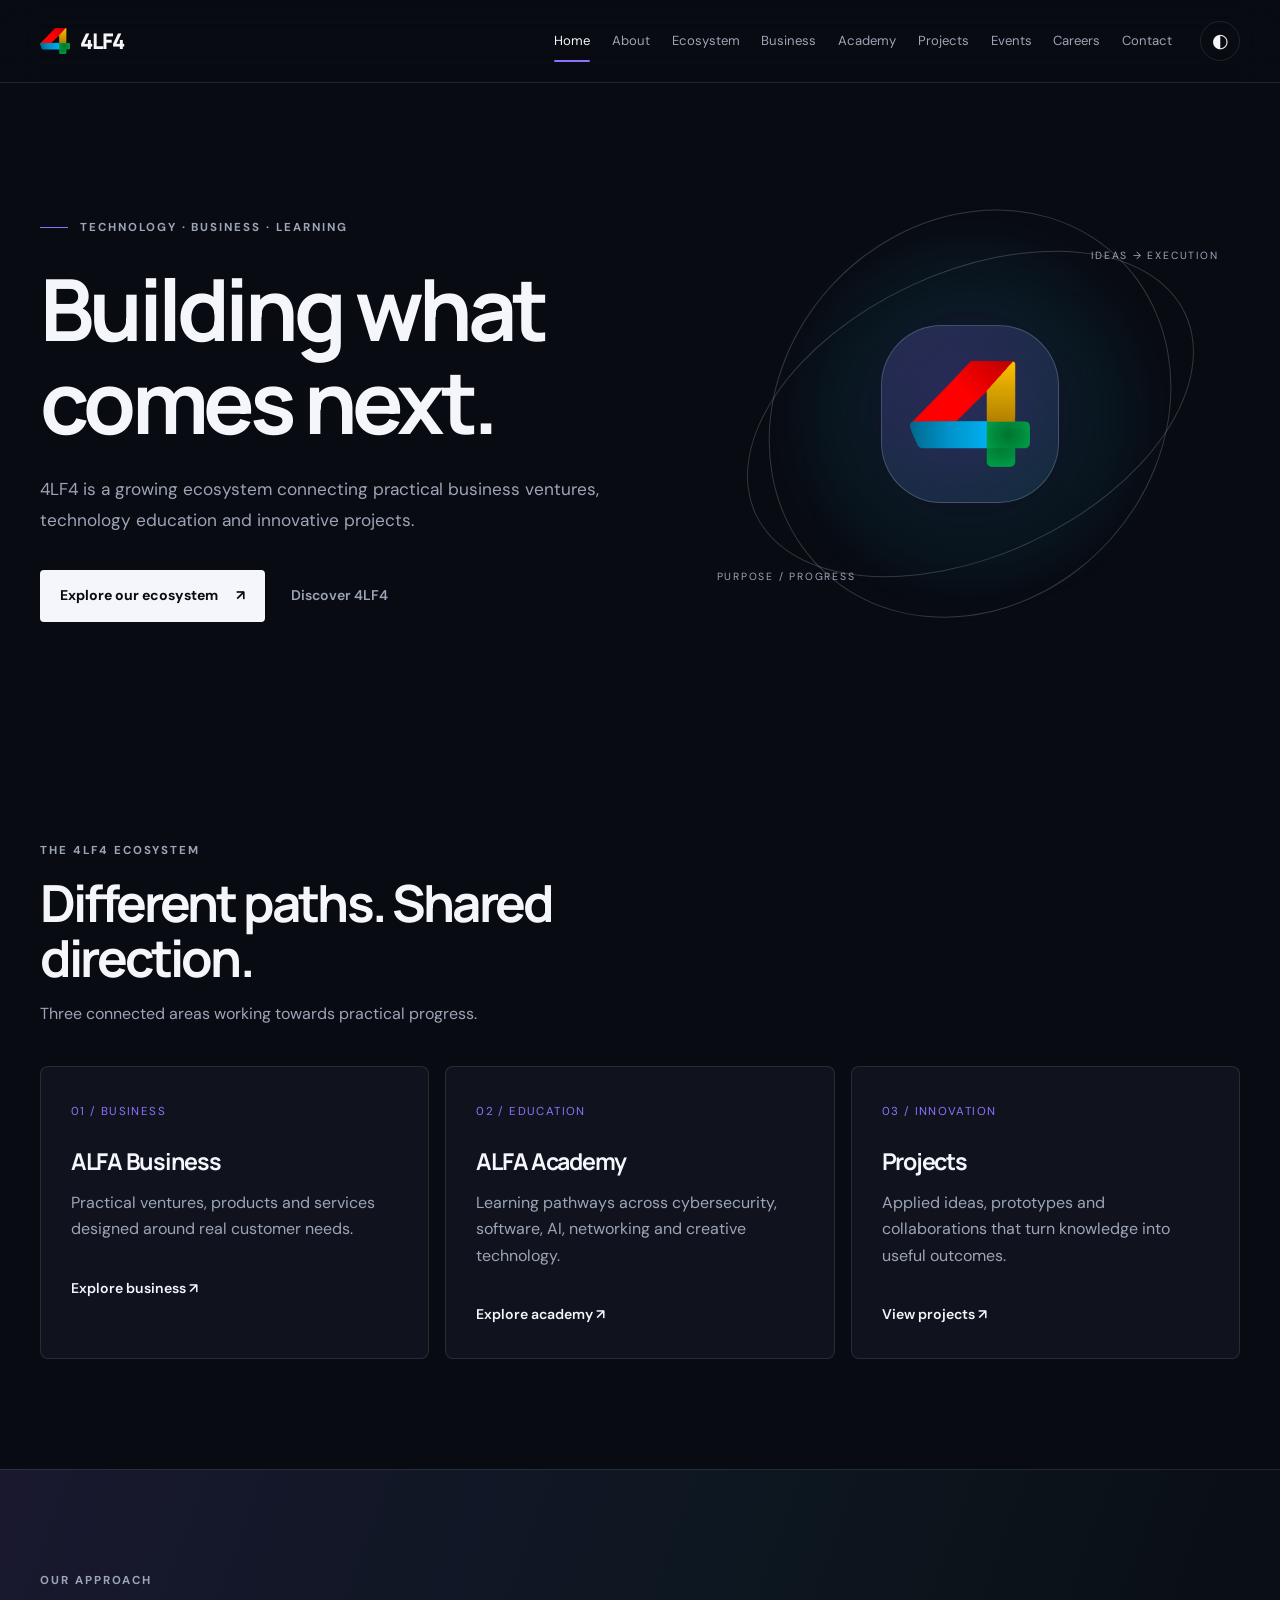
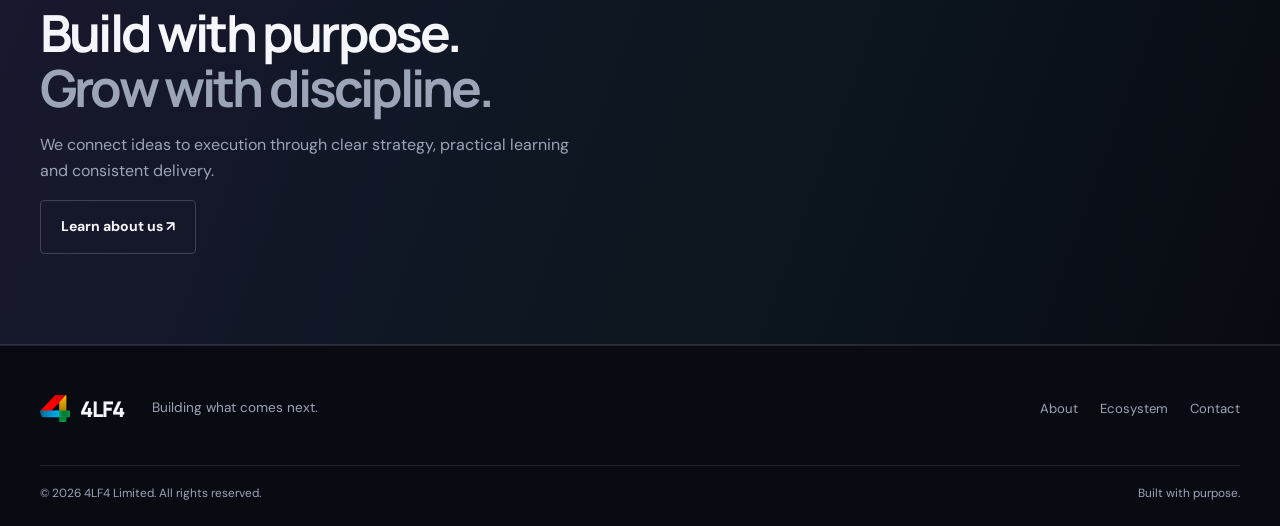
<file: index.html>
<!DOCTYPE html>
<html lang="en" data-theme="dark">
<head>
    <meta charset="UTF-8">
    <meta name="viewport" content="width=device-width, initial-scale=1.0">
    <meta name="description" content="4LF4 Limited — building businesses, developing skills and creating technology-led solutions.">
    <meta name="theme-color" content="#090b12">
    <title>4LF4 | Building What Comes Next</title>
    <link rel="icon" href="assets/logos/4lf4-icon.svg" type="image/svg+xml">
    <link rel="stylesheet" href="styles.css">
    <script src="script.js" defer></script>
</head>
<body>
<a class="skip-link" href="#main">Skip to content</a>

<header class="site-header">
    <div class="nav-shell">
        <a class="brand" href="index.html" aria-label="4LF4 Home">
            <img src="assets/logos/4lf4-icon.svg" alt="" class="brand-symbol">
            <span>4LF4</span>
        </a>
        <button type="button" class="menu-toggle" aria-label="Open navigation" aria-expanded="false" aria-controls="primary-nav">
            <span></span><span></span>
        </button>
        <nav class="primary-nav" id="primary-nav" aria-label="Main navigation">
            <a href="index.html" aria-current="page">Home</a>
            <a href="about.html">About</a>
            <a href="ecosystem.html">Ecosystem</a>
            <a href="business.html">Business</a>
            <a href="academy.html">Academy</a>
            <a href="projects.html">Projects</a>
            <a href="events.html">Events</a>
            <a href="careers.html">Careers</a>
            <a href="contact.html">Contact</a>
        </nav>
        <button type="button" class="theme-toggle" type="button" aria-label="Switch colour theme">◐</button>
    </div>
</header>

<main id="main">
    <section class="hero">
        <div class="hero-copy">
            <p class="eyebrow"><span class="eyebrow-line"></span> TECHNOLOGY · BUSINESS · LEARNING</p>
            <h1>Building what comes next.</h1>
            <p class="hero-intro">
                4LF4 is a growing ecosystem connecting practical business ventures,
                technology education and innovative projects.
            </p>
            <div class="hero-actions">
                <a class="button button-primary" href="ecosystem.html">Explore our ecosystem <span>↗</span></a>
                <a class="quiet-link" href="about.html">Discover 4LF4</a>
            </div>
        </div>

        <div class="hero-visual" aria-hidden="true">
            <div class="visual-orbit orbit-one"></div>
            <div class="visual-orbit orbit-two"></div>
            <div class="visual-core">
                <img src="assets/logos/4lf4-icon.svg" alt="">
            </div>
            <span class="visual-label label-top">IDEAS → EXECUTION</span>
            <span class="visual-label label-bottom">PURPOSE / PROGRESS</span>
        </div>
    </section>

    <section class="section">
        <div class="section-heading">
            <p class="eyebrow">THE 4LF4 ECOSYSTEM</p>
            <h2>Different paths. Shared direction.</h2>
            <p class="muted">Three connected areas working towards practical progress.</p>
        </div>

        <div class="card-grid">
            <article class="feature-card">
                <span class="card-index">01 / BUSINESS</span>
                <h3>ALFA Business</h3>
                <p>Practical ventures, products and services designed around real customer needs.</p>
                <a class="text-link" href="business.html">Explore business ↗</a>
            </article>

            <article class="feature-card">
                <span class="card-index">02 / EDUCATION</span>
                <h3>ALFA Academy</h3>
                <p>Learning pathways across cybersecurity, software, AI, networking and creative technology.</p>
                <a class="text-link" href="academy.html">Explore academy ↗</a>
            </article>

            <article class="feature-card">
                <span class="card-index">03 / INNOVATION</span>
                <h3>Projects</h3>
                <p>Applied ideas, prototypes and collaborations that turn knowledge into useful outcomes.</p>
                <a class="text-link" href="projects.html">View projects ↗</a>
            </article>
        </div>
    </section>

    <section class="statement-band">
        <p class="eyebrow">OUR APPROACH</p>
        <h2>Build with purpose.<br><span>Grow with discipline.</span></h2>
        <p>We connect ideas to execution through clear strategy, practical learning and consistent delivery.</p>
        <a class="button button-secondary" href="about.html">Learn about us ↗</a>
    </section>
</main>

<footer class="site-footer">
    <div class="footer-main">
        <a class="brand" href="index.html">
            <img src="assets/logos/4lf4-icon.svg" alt="" class="brand-symbol">
            <span>4LF4</span>
        </a>
        <p>Building what comes next.</p>
        <div class="footer-links">
            <a href="about.html">About</a>
            <a href="ecosystem.html">Ecosystem</a>
            <a href="contact.html">Contact</a>
        </div>
    </div>
    <div class="footer-bottom">
        <span>© <span data-year></span> 4LF4 Limited. All rights reserved.</span>
        <span>Built with purpose.</span>
    </div>
</footer>
</body>
</html>
</file>
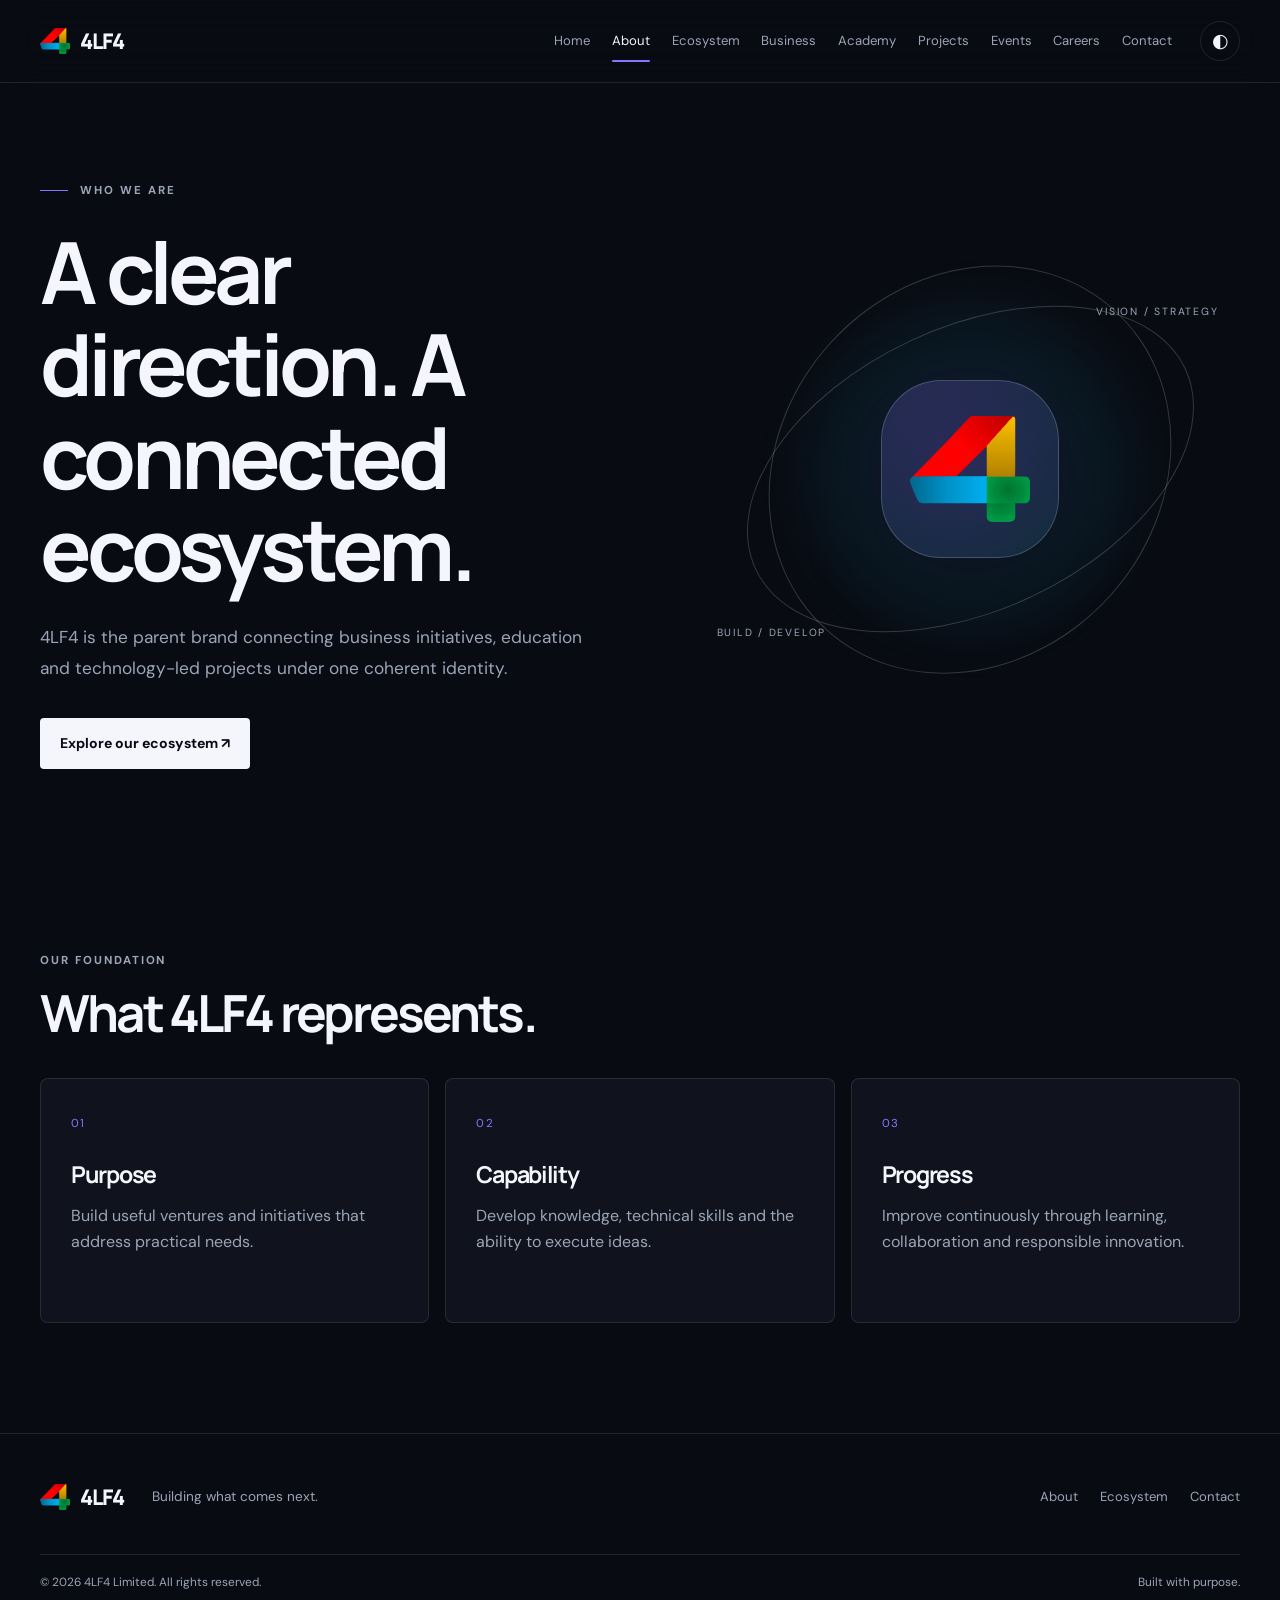
<file: about.html>
<!DOCTYPE html>
<html lang="en" data-theme="dark">
<head>
    <meta charset="UTF-8">
    <meta name="viewport" content="width=device-width, initial-scale=1.0">
    <meta name="description" content="Learn about 4LF4 Limited, its vision and its ecosystem.">
    <title>About 4LF4 | 4LF4 Limited</title>
    <link rel="icon" href="assets/logos/4lf4-icon.svg" type="image/svg+xml">
    <link rel="stylesheet" href="styles.css">
    <script src="script.js" defer></script>
</head>
<body>
<a class="skip-link" href="#main">Skip to content</a>
<header class="site-header">
    <div class="nav-shell">
        <a class="brand" href="index.html"><img src="assets/logos/4lf4-icon.svg" alt="" class="brand-symbol"><span>4LF4</span></a>
        <button type="button" class="menu-toggle" aria-label="Open navigation" aria-expanded="false" aria-controls="primary-nav"><span></span><span></span></button>
        <nav class="primary-nav" id="primary-nav" aria-label="Main navigation">
            <a href="index.html">Home</a><a href="about.html" aria-current="page">About</a><a href="ecosystem.html">Ecosystem</a><a href="business.html">Business</a><a href="academy.html">Academy</a><a href="projects.html">Projects</a><a href="events.html">Events</a><a href="careers.html">Careers</a><a href="contact.html">Contact</a>
        </nav>
        <button type="button" class="theme-toggle" aria-label="Switch colour theme">◐</button>
    </div>
</header>

<main id="main">
    <section class="hero page-hero">
        <div class="hero-copy">
            <p class="eyebrow"><span class="eyebrow-line"></span> WHO WE ARE</p>
            <h1>A clear direction. A connected ecosystem.</h1>
            <p class="hero-intro">4LF4 is the parent brand connecting business initiatives, education and technology-led projects under one coherent identity.</p>
            <div class="hero-actions"><a class="button button-primary" href="ecosystem.html">Explore our ecosystem ↗</a></div>
        </div>
        <div class="hero-visual" aria-hidden="true">
            <div class="visual-orbit orbit-one"></div><div class="visual-orbit orbit-two"></div>
            <div class="visual-core"><img src="assets/logos/4lf4-icon.svg" alt=""></div>
            <span class="visual-label label-top">VISION / STRATEGY</span>
            <span class="visual-label label-bottom">BUILD / DEVELOP</span>
        </div>
    </section>

    <section class="section">
        <div class="section-heading"><p class="eyebrow">OUR FOUNDATION</p><h2>What 4LF4 represents.</h2></div>
        <div class="card-grid">
            <article class="feature-card"><span class="card-index">01</span><h3>Purpose</h3><p>Build useful ventures and initiatives that address practical needs.</p></article>
            <article class="feature-card"><span class="card-index">02</span><h3>Capability</h3><p>Develop knowledge, technical skills and the ability to execute ideas.</p></article>
            <article class="feature-card"><span class="card-index">03</span><h3>Progress</h3><p>Improve continuously through learning, collaboration and responsible innovation.</p></article>
        </div>
    </section>
</main>

<footer class="site-footer"><div class="footer-main"><a class="brand" href="index.html"><img src="assets/logos/4lf4-icon.svg" alt="" class="brand-symbol"><span>4LF4</span></a><p>Building what comes next.</p><div class="footer-links"><a href="about.html">About</a><a href="ecosystem.html">Ecosystem</a><a href="contact.html">Contact</a></div></div><div class="footer-bottom"><span>© <span data-year></span> 4LF4 Limited. All rights reserved.</span><span>Built with purpose.</span></div></footer>
</body>
</html>
</file>
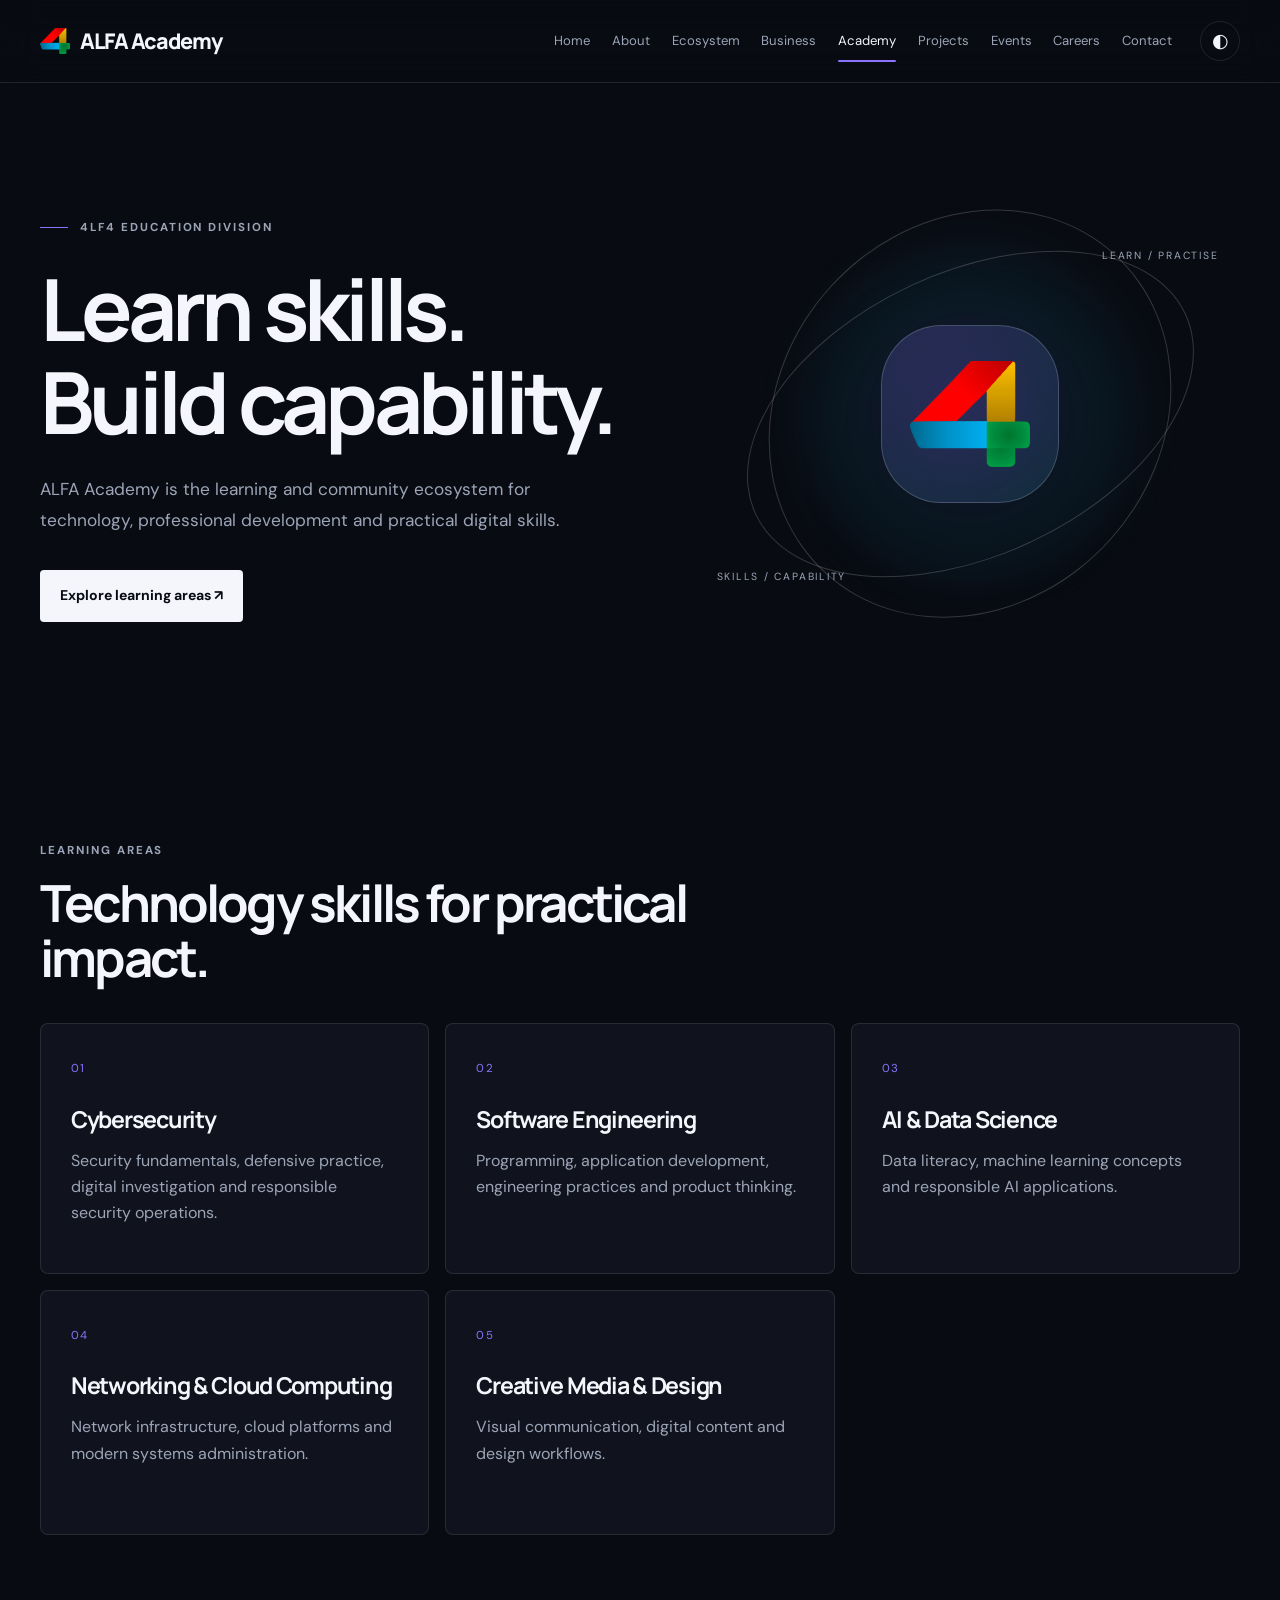
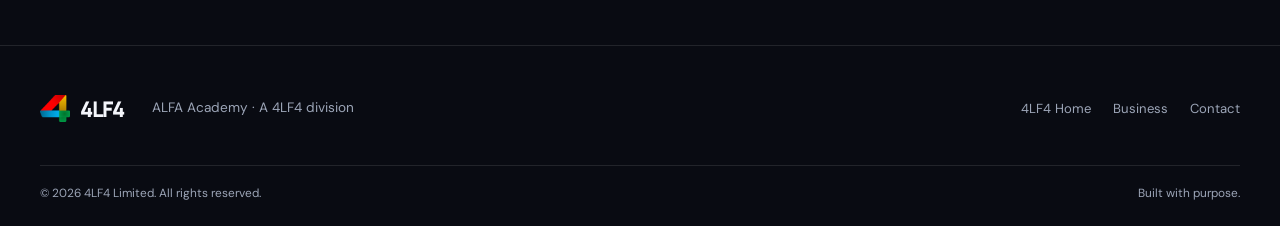
<file: academy.html>
<!DOCTYPE html>
<html lang="en" data-theme="dark">
<head>
    <meta charset="UTF-8">
    <meta name="viewport" content="width=device-width, initial-scale=1.0">
    <meta name="description" content="ALFA Academy — technology education and practical digital skills.">
    <title>ALFA Academy | 4LF4</title>
    <link rel="icon" href="assets/logos/4lf4-icon.svg" type="image/svg+xml">
    <link rel="stylesheet" href="styles.css">
    <script src="script.js" defer></script>
</head>
<body>
<a class="skip-link" href="#main">Skip to content</a>
<header class="site-header"><div class="nav-shell">
    <a class="brand" href="academy.html" aria-label="ALFA Academy Home"><img src="assets/logos/4lf4-icon.svg" alt="" class="brand-symbol"><span>ALFA Academy</span></a>
    <button type="button" class="menu-toggle" aria-label="Open navigation" aria-expanded="false" aria-controls="primary-nav"><span></span><span></span></button>
    <nav class="primary-nav" id="primary-nav" aria-label="Main navigation">
        <a href="index.html">Home</a><a href="about.html">About</a><a href="ecosystem.html">Ecosystem</a><a href="business.html">Business</a><a href="academy.html" aria-current="page">Academy</a><a href="projects.html">Projects</a><a href="events.html">Events</a><a href="careers.html">Careers</a><a href="contact.html">Contact</a>
    </nav>
    <button type="button" class="theme-toggle" aria-label="Switch colour theme">◐</button>
</div></header>

<main id="main">
    <section class="hero page-hero">
        <div class="hero-copy">
            <p class="eyebrow"><span class="eyebrow-line"></span> 4LF4 EDUCATION DIVISION</p>
            <h1>Learn skills. Build capability.</h1>
            <p class="hero-intro">ALFA Academy is the learning and community ecosystem for technology, professional development and practical digital skills.</p>
            <div class="hero-actions"><a class="button button-primary" href="#learning">Explore learning areas ↗</a></div>
        </div>
        <div class="hero-visual" aria-hidden="true"><div class="visual-orbit orbit-one"></div><div class="visual-orbit orbit-two"></div><div class="visual-core"><img src="assets/logos/4lf4-icon.svg" alt=""></div><span class="visual-label label-top">LEARN / PRACTISE</span><span class="visual-label label-bottom">SKILLS / CAPABILITY</span></div>
    </section>

    <section class="section" id="learning">
        <div class="section-heading"><p class="eyebrow">LEARNING AREAS</p><h2>Technology skills for practical impact.</h2></div>
        <div class="card-grid">
            <article class="feature-card"><span class="card-index">01</span><h3>Cybersecurity</h3><p>Security fundamentals, defensive practice, digital investigation and responsible security operations.</p></article>
            <article class="feature-card"><span class="card-index">02</span><h3>Software Engineering</h3><p>Programming, application development, engineering practices and product thinking.</p></article>
            <article class="feature-card"><span class="card-index">03</span><h3>AI &amp; Data Science</h3><p>Data literacy, machine learning concepts and responsible AI applications.</p></article>
            <article class="feature-card"><span class="card-index">04</span><h3>Networking &amp; Cloud Computing</h3><p>Network infrastructure, cloud platforms and modern systems administration.</p></article>
            <article class="feature-card"><span class="card-index">05</span><h3>Creative Media &amp; Design</h3><p>Visual communication, digital content and design workflows.</p></article>
        </div>
    </section>
</main>
<footer class="site-footer"><div class="footer-main"><a class="brand" href="index.html"><img src="assets/logos/4lf4-icon.svg" alt="" class="brand-symbol"><span>4LF4</span></a><p>ALFA Academy · A 4LF4 division</p><div class="footer-links"><a href="index.html">4LF4 Home</a><a href="business.html">Business</a><a href="contact.html">Contact</a></div></div><div class="footer-bottom"><span>© <span data-year></span> 4LF4 Limited. All rights reserved.</span><span>Built with purpose.</span></div></footer>
</body>
</html>
</file>
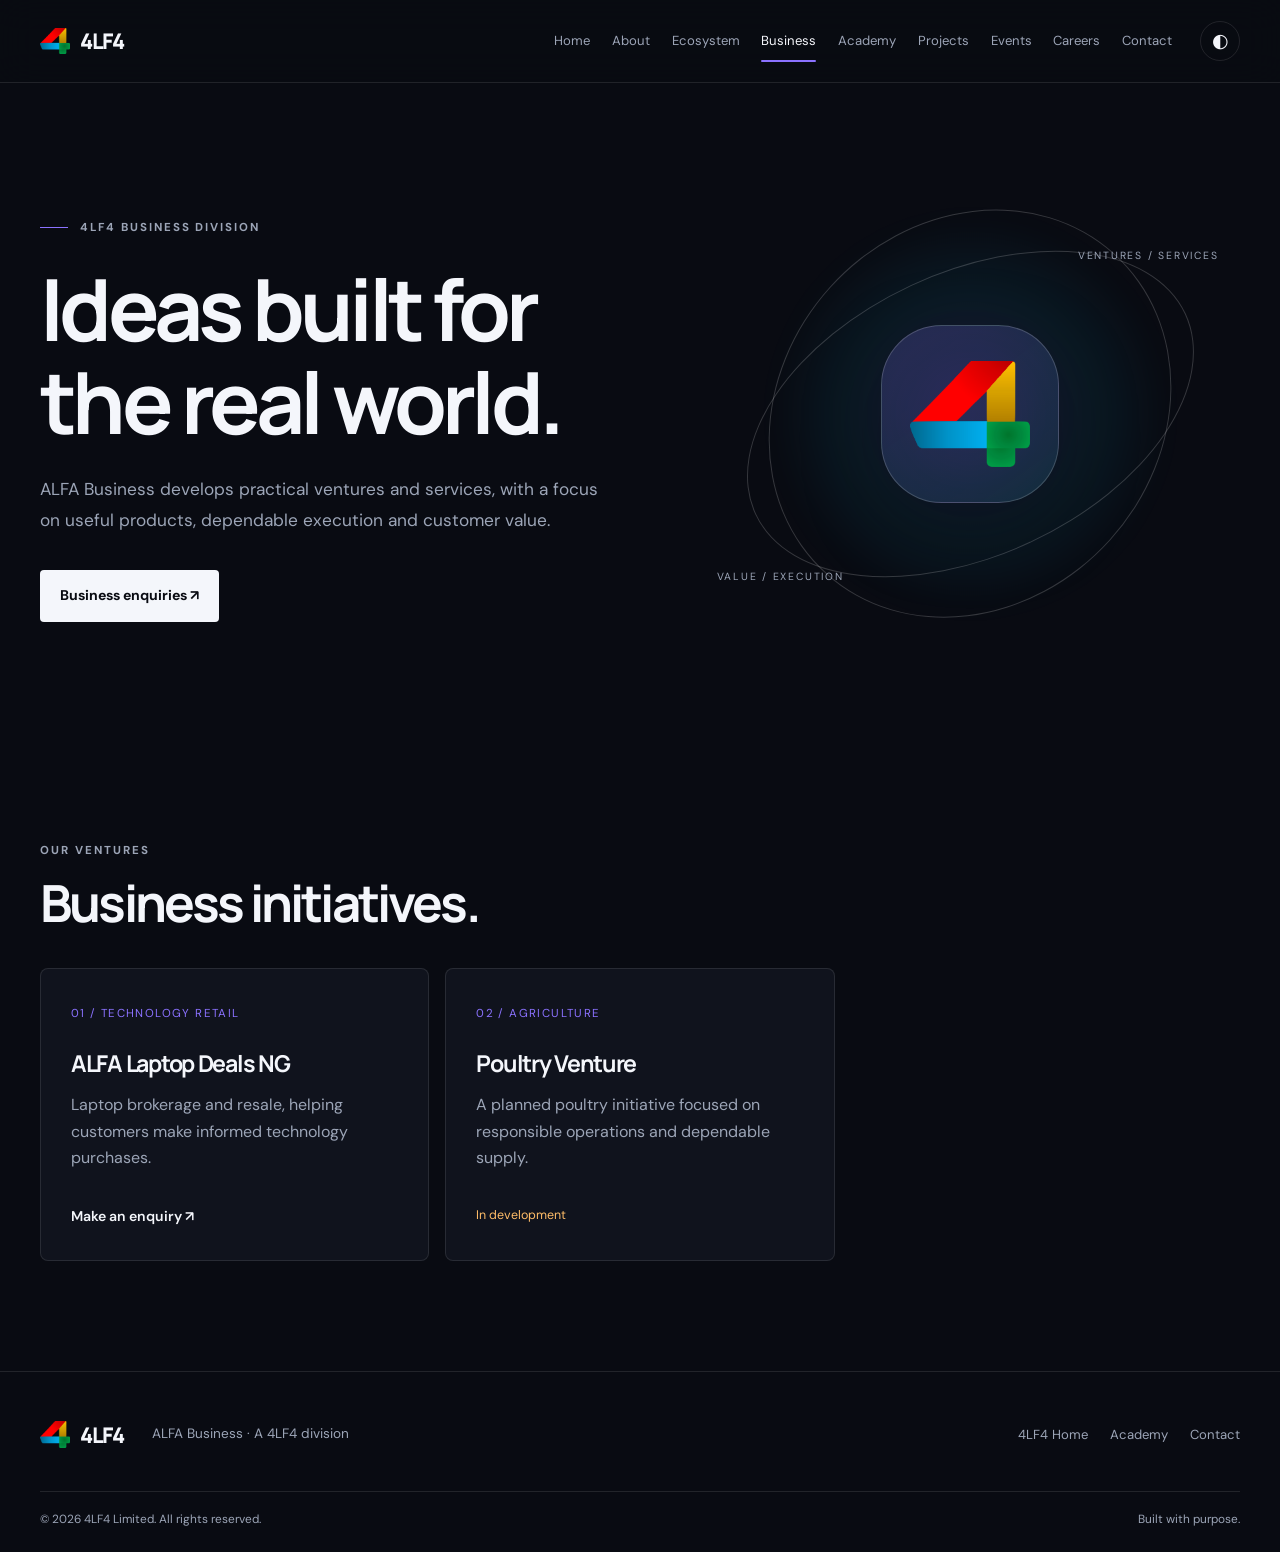
<file: business.html>
<!DOCTYPE html>
<html lang="en" data-theme="dark">
<head>
    <meta charset="UTF-8">
    <meta name="viewport" content="width=device-width, initial-scale=1.0">
    <meta name="description" content="ALFA Business — practical ventures and services within the 4LF4 ecosystem.">
    <title>ALFA Business | 4LF4</title>
    <link rel="icon" href="assets/logos/4lf4-icon.svg" type="image/svg+xml">
    <link rel="stylesheet" href="styles.css">
    <script src="script.js" defer></script>
</head>
<body>
<a class="skip-link" href="#main">Skip to content</a>
<header class="site-header"><div class="nav-shell">
    <a class="brand" href="index.html" aria-label="4LF4 Home"><img src="assets/logos/4lf4-icon.svg" alt="" class="brand-symbol"><span>4LF4</span></a>
    <button type="button" class="menu-toggle" aria-label="Open navigation" aria-expanded="false" aria-controls="primary-nav"><span></span><span></span></button>
    <nav class="primary-nav" id="primary-nav" aria-label="Main navigation">
        <a href="index.html">Home</a><a href="about.html">About</a><a href="ecosystem.html">Ecosystem</a><a href="business.html" aria-current="page">Business</a><a href="academy.html">Academy</a><a href="projects.html">Projects</a><a href="events.html">Events</a><a href="careers.html">Careers</a><a href="contact.html">Contact</a>
    </nav>
    <button type="button" class="theme-toggle" aria-label="Switch colour theme">◐</button>
</div></header>

<main id="main">
    <section class="hero page-hero">
        <div class="hero-copy">
            <p class="eyebrow"><span class="eyebrow-line"></span> 4LF4 BUSINESS DIVISION</p>
            <h1>Ideas built for the real world.</h1>
            <p class="hero-intro">ALFA Business develops practical ventures and services, with a focus on useful products, dependable execution and customer value.</p>
            <div class="hero-actions"><a class="button button-primary" href="contact.html">Business enquiries ↗</a></div>
        </div>
        <div class="hero-visual" aria-hidden="true"><div class="visual-orbit orbit-one"></div><div class="visual-orbit orbit-two"></div><div class="visual-core"><img src="assets/logos/4lf4-icon.svg" alt=""></div><span class="visual-label label-top">VENTURES / SERVICES</span><span class="visual-label label-bottom">VALUE / EXECUTION</span></div>
    </section>

    <section class="section">
        <div class="section-heading"><p class="eyebrow">OUR VENTURES</p><h2>Business initiatives.</h2></div>
        <div class="card-grid">
            <article class="feature-card"><span class="card-index">01 / TECHNOLOGY RETAIL</span><h3>ALFA Laptop Deals NG</h3><p>Laptop brokerage and resale, helping customers make informed technology purchases.</p><a class="text-link" href="contact.html">Make an enquiry ↗</a></article>
            <article class="feature-card"><span class="card-index">02 / AGRICULTURE</span><h3>Poultry Venture</h3><p>A planned poultry initiative focused on responsible operations and dependable supply.</p><span class="status-note">In development</span></article>
        </div>
    </section>
</main>
<footer class="site-footer"><div class="footer-main"><a class="brand" href="index.html" aria-label="4LF4 Home"><img src="assets/logos/4lf4-icon.svg" alt="" class="brand-symbol"><span>4LF4</span></a><p>ALFA Business · A 4LF4 division</p><div class="footer-links"><a href="index.html">4LF4 Home</a><a href="academy.html">Academy</a><a href="contact.html">Contact</a></div></div><div class="footer-bottom"><span>© <span data-year></span> 4LF4 Limited. All rights reserved.</span><span>Built with purpose.</span></div></footer>
</body>
</html>
</file>
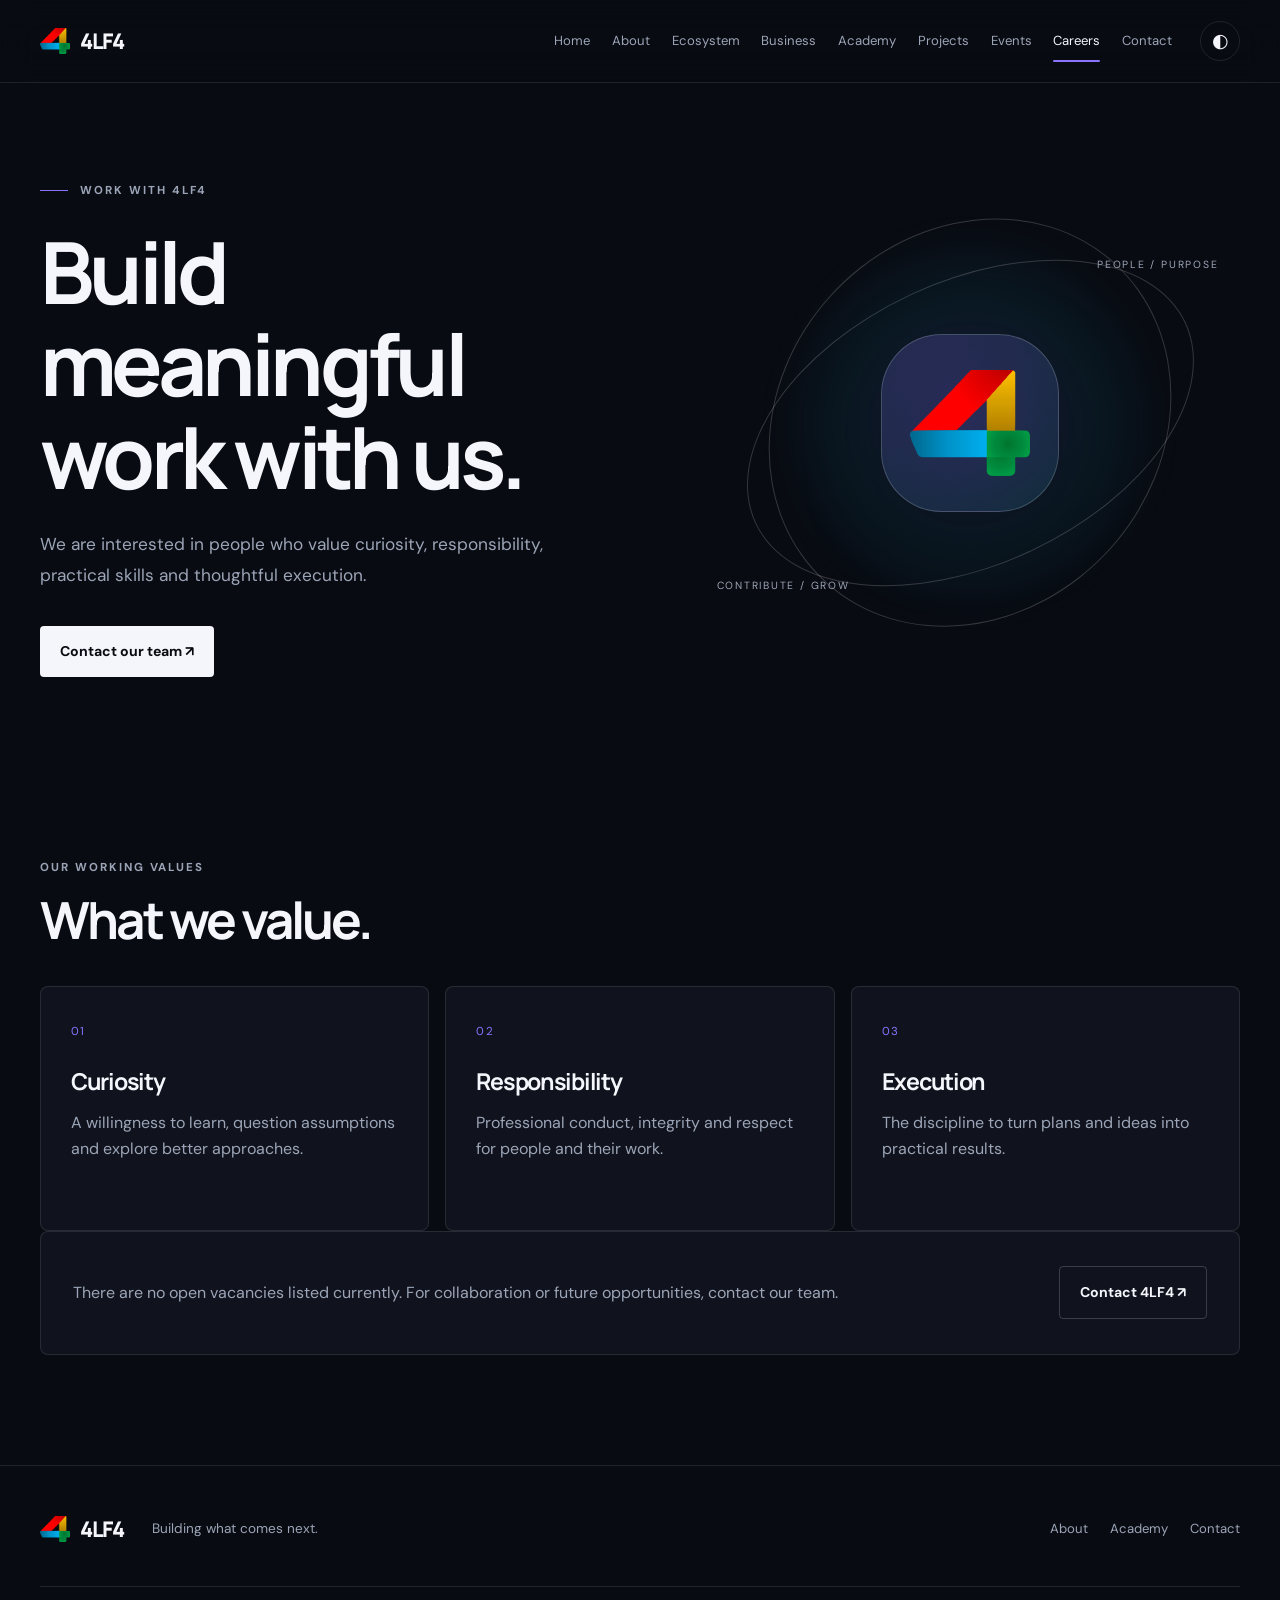
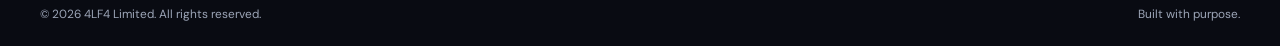
<file: careers.html>
<!DOCTYPE html>
<html lang="en" data-theme="dark">
<head>
    <meta charset="UTF-8">
    <meta name="viewport" content="width=device-width, initial-scale=1.0">
    <meta name="description" content="Career and collaboration opportunities at 4LF4 Limited.">
    <title>Careers | 4LF4</title>
    <link rel="icon" href="assets/logos/4lf4-icon.svg" type="image/svg+xml">
    <link rel="stylesheet" href="styles.css">
    <script src="script.js" defer></script>
</head>
<body>
<a class="skip-link" href="#main">Skip to content</a>
<header class="site-header"><div class="nav-shell">
    <a class="brand" href="index.html"><img src="assets/logos/4lf4-icon.svg" alt="" class="brand-symbol"><span>4LF4</span></a>
    <button type="button" class="menu-toggle" aria-label="Open navigation" aria-expanded="false" aria-controls="primary-nav"><span></span><span></span></button>
    <nav class="primary-nav" id="primary-nav" aria-label="Main navigation">
        <a href="index.html">Home</a><a href="about.html">About</a><a href="ecosystem.html">Ecosystem</a><a href="business.html">Business</a><a href="academy.html">Academy</a><a href="projects.html">Projects</a><a href="events.html">Events</a><a href="careers.html" aria-current="page">Careers</a><a href="contact.html">Contact</a>
    </nav>
    <button type="button" class="theme-toggle" aria-label="Switch colour theme">◐</button>
</div></header>

<main id="main">
    <section class="hero page-hero">
        <div class="hero-copy">
            <p class="eyebrow"><span class="eyebrow-line"></span> WORK WITH 4LF4</p>
            <h1>Build meaningful work with us.</h1>
            <p class="hero-intro">We are interested in people who value curiosity, responsibility, practical skills and thoughtful execution.</p>
            <div class="hero-actions"><a class="button button-primary" href="contact.html">Contact our team ↗</a></div>
        </div>
        <div class="hero-visual" aria-hidden="true"><div class="visual-orbit orbit-one"></div><div class="visual-orbit orbit-two"></div><div class="visual-core"><img src="assets/logos/4lf4-icon.svg" alt=""></div><span class="visual-label label-top">PEOPLE / PURPOSE</span><span class="visual-label label-bottom">CONTRIBUTE / GROW</span></div>
    </section>

    <section class="section">
        <div class="section-heading"><p class="eyebrow">OUR WORKING VALUES</p><h2>What we value.</h2></div>
        <div class="card-grid">
            <article class="feature-card"><span class="card-index">01</span><h3>Curiosity</h3><p>A willingness to learn, question assumptions and explore better approaches.</p></article>
            <article class="feature-card"><span class="card-index">02</span><h3>Responsibility</h3><p>Professional conduct, integrity and respect for people and their work.</p></article>
            <article class="feature-card"><span class="card-index">03</span><h3>Execution</h3><p>The discipline to turn plans and ideas into practical results.</p></article>
        </div>
        <div class="contact-panel"><p>There are no open vacancies listed currently. For collaboration or future opportunities, contact our team.</p><a class="button button-secondary" href="contact.html">Contact 4LF4 ↗</a></div>
    </section>
</main>
<footer class="site-footer"><div class="footer-main"><a class="brand" href="index.html"><img src="assets/logos/4lf4-icon.svg" alt="" class="brand-symbol"><span>4LF4</span></a><p>Building what comes next.</p><div class="footer-links"><a href="about.html">About</a><a href="academy.html">Academy</a><a href="contact.html">Contact</a></div></div><div class="footer-bottom"><span>© <span data-year></span> 4LF4 Limited. All rights reserved.</span><span>Built with purpose.</span></div></footer>
</body>
</html>
</file>
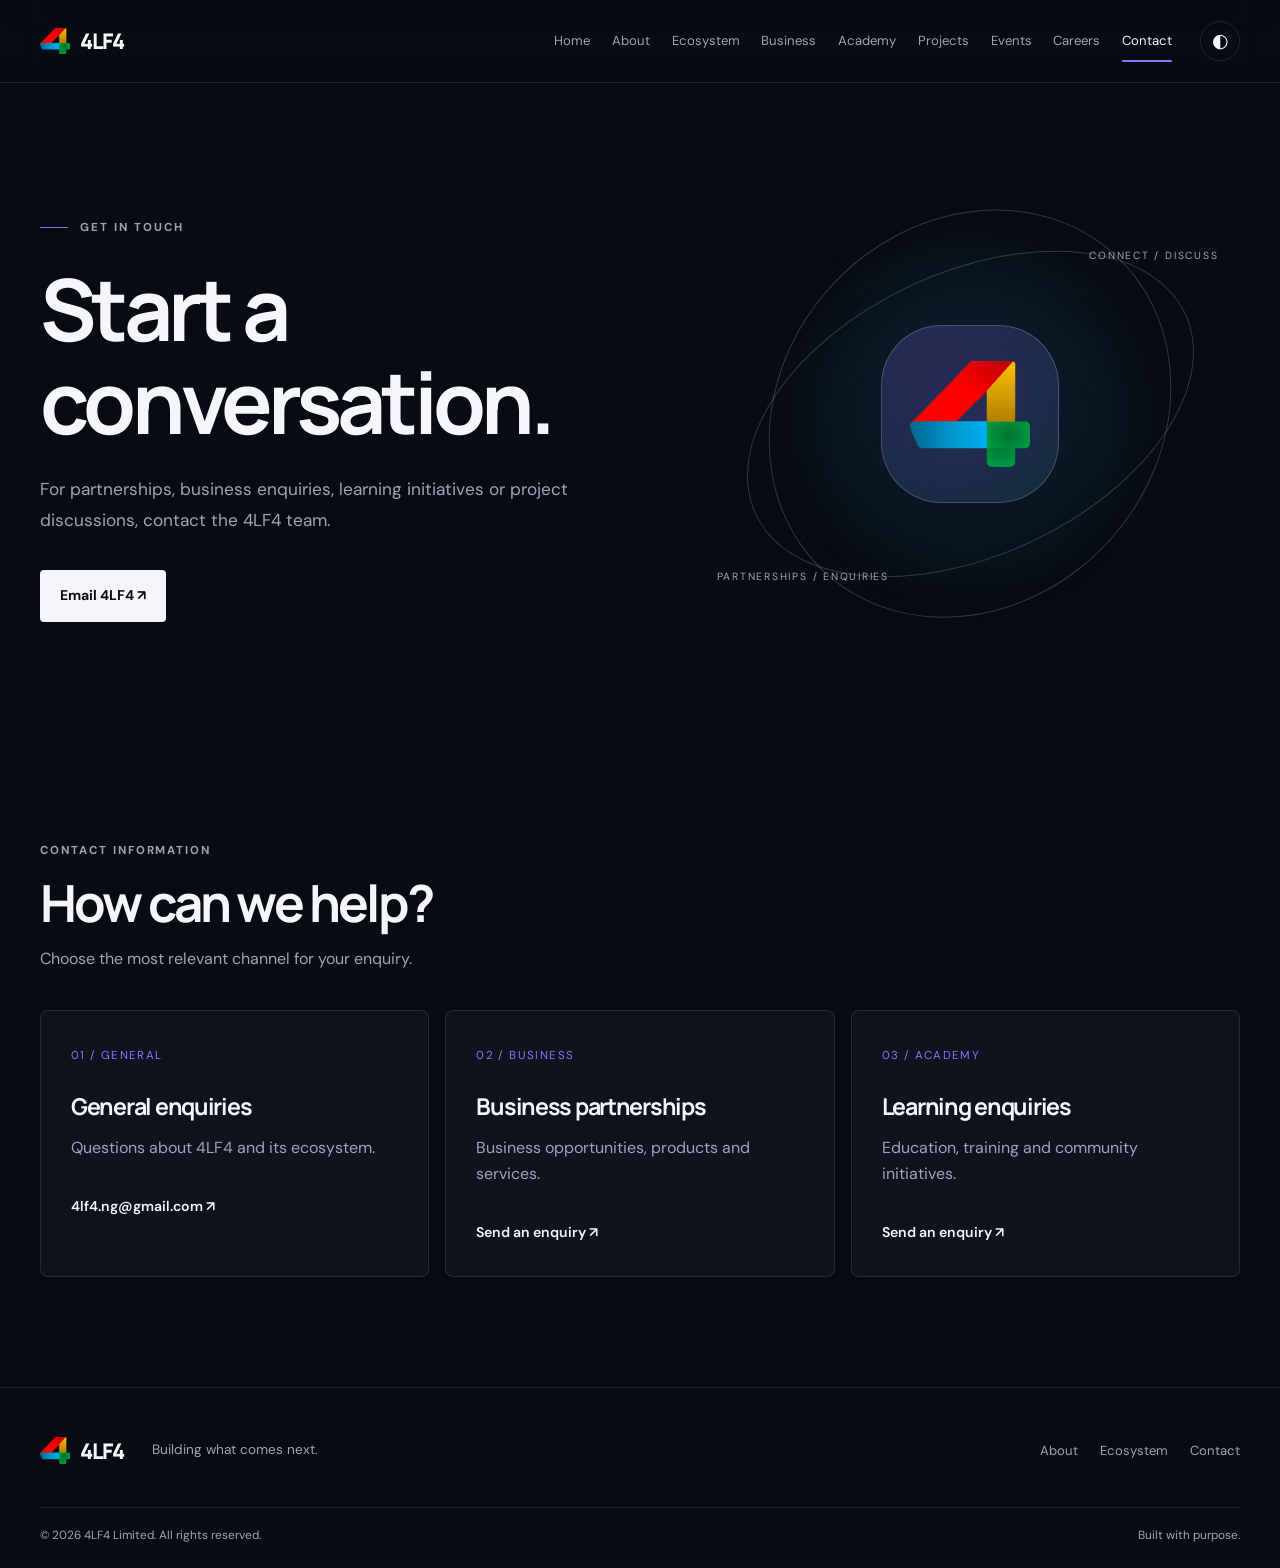
<file: contact.html>
<!DOCTYPE html>
<html lang="en" data-theme="dark">
<head>
    <meta charset="UTF-8">
    <meta name="viewport" content="width=device-width, initial-scale=1.0">
    <meta name="description" content="Contact 4LF4 Limited for partnerships, business enquiries and project discussions.">
    <title>Contact | 4LF4</title>
    <link rel="icon" href="assets/logos/4lf4-icon.svg" type="image/svg+xml">
    <link rel="stylesheet" href="styles.css">
    <script src="script.js" defer></script>
</head>
<body>
<a class="skip-link" href="#main">Skip to content</a>
<header class="site-header"><div class="nav-shell">
    <a class="brand" href="index.html"><img src="assets/logos/4lf4-icon.svg" alt="" class="brand-symbol"><span>4LF4</span></a>
    <button type="button" class="menu-toggle" aria-label="Open navigation" aria-expanded="false" aria-controls="primary-nav"><span></span><span></span></button>
    <nav class="primary-nav" id="primary-nav" aria-label="Main navigation">
        <a href="index.html">Home</a><a href="about.html">About</a><a href="ecosystem.html">Ecosystem</a><a href="business.html">Business</a><a href="academy.html">Academy</a><a href="projects.html">Projects</a><a href="events.html">Events</a><a href="careers.html">Careers</a><a href="contact.html" aria-current="page">Contact</a>
    </nav>
    <button type="button" class="theme-toggle" aria-label="Switch colour theme">◐</button>
</div></header>

<main id="main">
    <section class="hero page-hero">
        <div class="hero-copy">
            <p class="eyebrow"><span class="eyebrow-line"></span> GET IN TOUCH</p>
            <h1>Start a conversation.</h1>
            <p class="hero-intro">For partnerships, business enquiries, learning initiatives or project discussions, contact the 4LF4 team.</p>
            <div class="hero-actions"><a class="button button-primary" href="mailto:4lf4.ng@gmail.com">Email 4LF4 ↗</a></div>
        </div>
        <div class="hero-visual" aria-hidden="true"><div class="visual-orbit orbit-one"></div><div class="visual-orbit orbit-two"></div><div class="visual-core"><img src="assets/logos/4lf4-icon.svg" alt=""></div><span class="visual-label label-top">CONNECT / DISCUSS</span><span class="visual-label label-bottom">PARTNERSHIPS / ENQUIRIES</span></div>
    </section>

    <section class="section">
        <div class="section-heading"><p class="eyebrow">CONTACT INFORMATION</p><h2>How can we help?</h2><p class="muted">Choose the most relevant channel for your enquiry.</p></div>
        <div class="card-grid">
            <article class="feature-card"><span class="card-index">01 / GENERAL</span><h3>General enquiries</h3><p>Questions about 4LF4 and its ecosystem.</p><a class="text-link" href="mailto:4lf4.ng@gmail.com">4lf4.ng@gmail.com ↗</a></article>
            <article class="feature-card"><span class="card-index">02 / BUSINESS</span><h3>Business partnerships</h3><p>Business opportunities, products and services.</p><a class="text-link" href="mailto:4lf4.ng@gmail.com?subject=Business%20Enquiry">Send an enquiry ↗</a></article>
            <article class="feature-card"><span class="card-index">03 / ACADEMY</span><h3>Learning enquiries</h3><p>Education, training and community initiatives.</p><a class="text-link" href="mailto:4lf4.ng@gmail.com?subject=Academy%20Enquiry">Send an enquiry ↗</a></article>
        </div>
    </section>
</main>
<footer class="site-footer"><div class="footer-main"><a class="brand" href="index.html"><img src="assets/logos/4lf4-icon.svg" alt="" class="brand-symbol"><span>4LF4</span></a><p>Building what comes next.</p><div class="footer-links"><a href="about.html">About</a><a href="ecosystem.html">Ecosystem</a><a href="contact.html">Contact</a></div></div><div class="footer-bottom"><span>© <span data-year></span> 4LF4 Limited. All rights reserved.</span><span>Built with purpose.</span></div></footer>
</body>
</html>
</file>
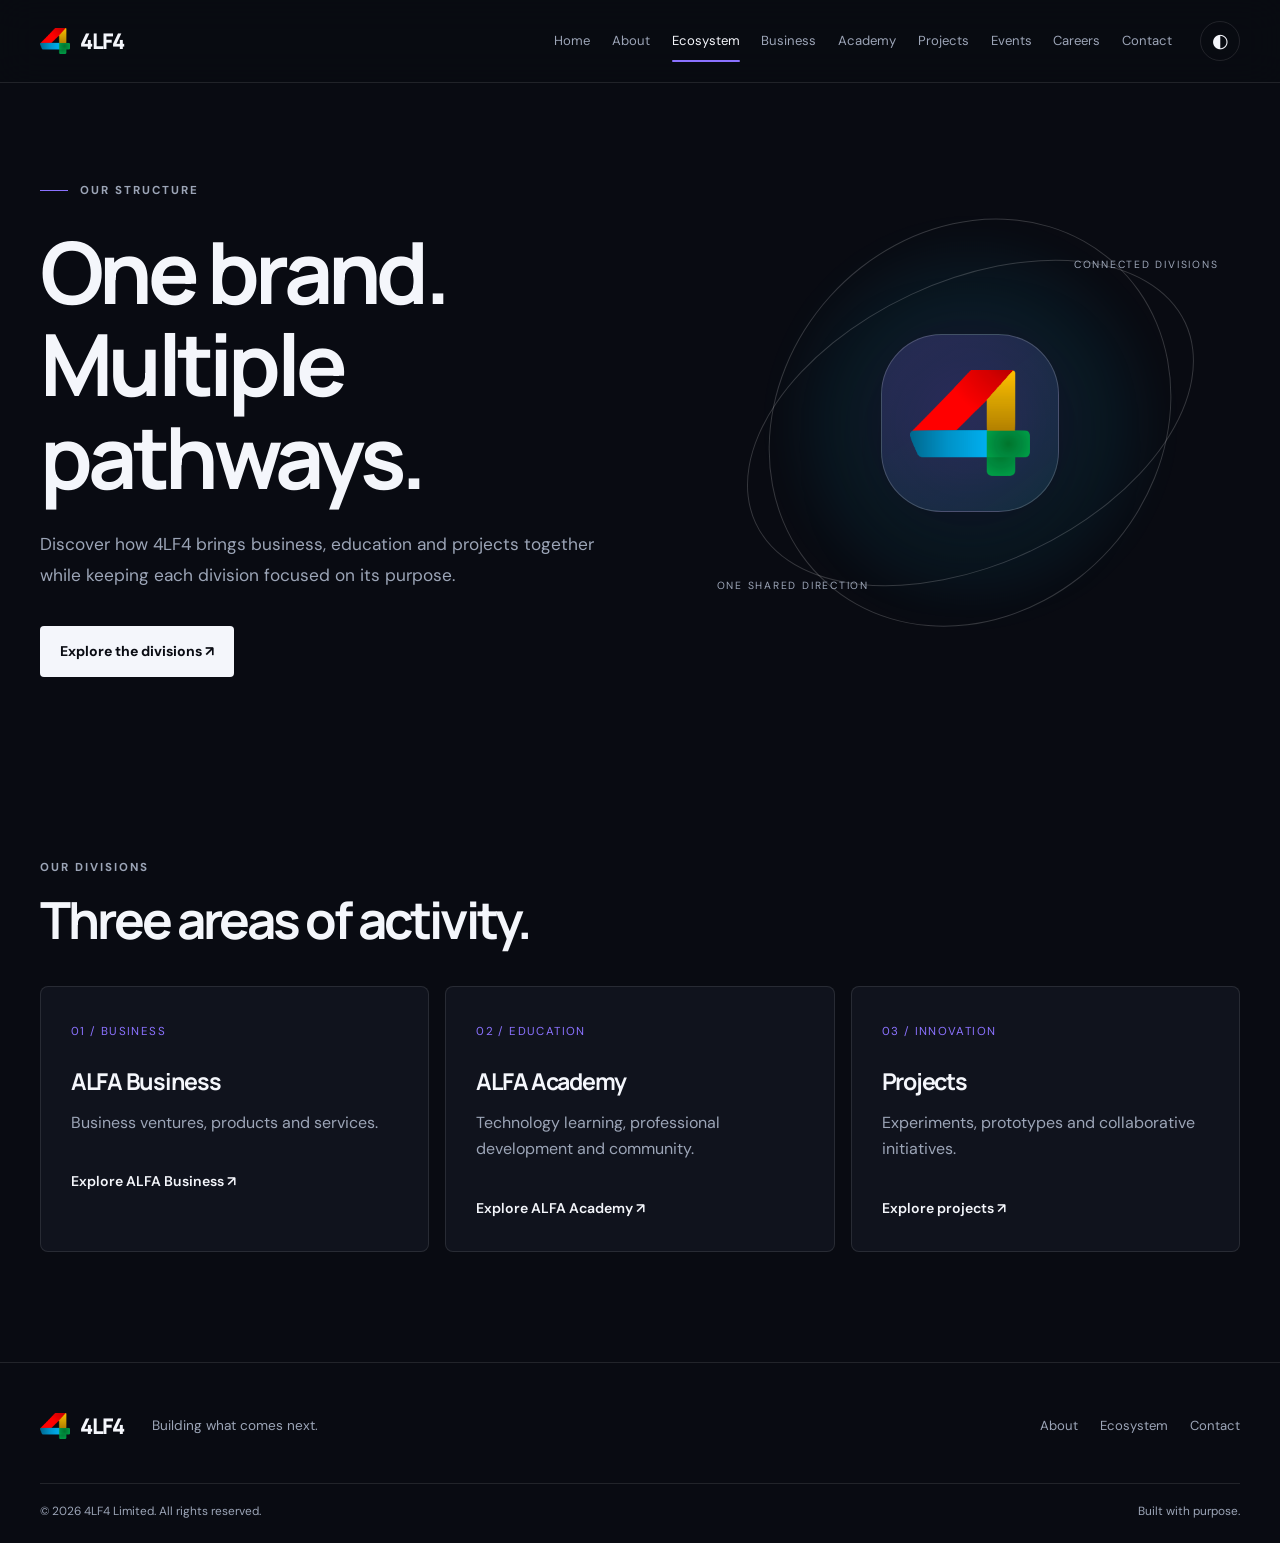
<file: ecosystem.html>
<!DOCTYPE html>
<html lang="en" data-theme="dark">
<head>
    <meta charset="UTF-8">
    <meta name="viewport" content="width=device-width, initial-scale=1.0">
    <meta name="description" content="Explore the 4LF4 business, academy and project ecosystem.">
    <title>Ecosystem | 4LF4</title>
    <link rel="icon" href="assets/logos/4lf4-icon.svg" type="image/svg+xml">
    <link rel="stylesheet" href="styles.css">
    <script src="script.js" defer></script>
</head>
<body>
<a class="skip-link" href="#main">Skip to content</a>
<header class="site-header"><div class="nav-shell">
    <a class="brand" href="index.html"><img src="assets/logos/4lf4-icon.svg" alt="" class="brand-symbol"><span>4LF4</span></a>
    <button type="button" class="menu-toggle" aria-label="Open navigation" aria-expanded="false" aria-controls="primary-nav"><span></span><span></span></button>
    <nav class="primary-nav" id="primary-nav" aria-label="Main navigation">
        <a href="index.html">Home</a><a href="about.html">About</a><a href="ecosystem.html" aria-current="page">Ecosystem</a><a href="business.html">Business</a><a href="academy.html">Academy</a><a href="projects.html">Projects</a><a href="events.html">Events</a><a href="careers.html">Careers</a><a href="contact.html">Contact</a>
    </nav>
    <button type="button" class="theme-toggle" aria-label="Switch colour theme">◐</button>
</div></header>

<main id="main">
    <section class="hero page-hero">
        <div class="hero-copy">
            <p class="eyebrow"><span class="eyebrow-line"></span> OUR STRUCTURE</p>
            <h1>One brand. Multiple pathways.</h1>
            <p class="hero-intro">Discover how 4LF4 brings business, education and projects together while keeping each division focused on its purpose.</p>
            <div class="hero-actions"><a class="button button-primary" href="business.html">Explore the divisions ↗</a></div>
        </div>
        <div class="hero-visual" aria-hidden="true"><div class="visual-orbit orbit-one"></div><div class="visual-orbit orbit-two"></div><div class="visual-core"><img src="assets/logos/4lf4-icon.svg" alt=""></div><span class="visual-label label-top">CONNECTED DIVISIONS</span><span class="visual-label label-bottom">ONE SHARED DIRECTION</span></div>
    </section>

    <section class="section">
        <div class="section-heading"><p class="eyebrow">OUR DIVISIONS</p><h2>Three areas of activity.</h2></div>
        <div class="card-grid">
            <article class="feature-card"><span class="card-index">01 / BUSINESS</span><h3>ALFA Business</h3><p>Business ventures, products and services.</p><a class="text-link" href="business.html">Explore ALFA Business ↗</a></article>
            <article class="feature-card"><span class="card-index">02 / EDUCATION</span><h3>ALFA Academy</h3><p>Technology learning, professional development and community.</p><a class="text-link" href="academy.html">Explore ALFA Academy ↗</a></article>
            <article class="feature-card"><span class="card-index">03 / INNOVATION</span><h3>Projects</h3><p>Experiments, prototypes and collaborative initiatives.</p><a class="text-link" href="projects.html">Explore projects ↗</a></article>
        </div>
    </section>
</main>
<footer class="site-footer"><div class="footer-main"><a class="brand" href="index.html"><img src="assets/logos/4lf4-icon.svg" alt="" class="brand-symbol"><span>4LF4</span></a><p>Building what comes next.</p><div class="footer-links"><a href="about.html">About</a><a href="ecosystem.html">Ecosystem</a><a href="contact.html">Contact</a></div></div><div class="footer-bottom"><span>© <span data-year></span> 4LF4 Limited. All rights reserved.</span><span>Built with purpose.</span></div></footer>
</body>
</html>
</file>
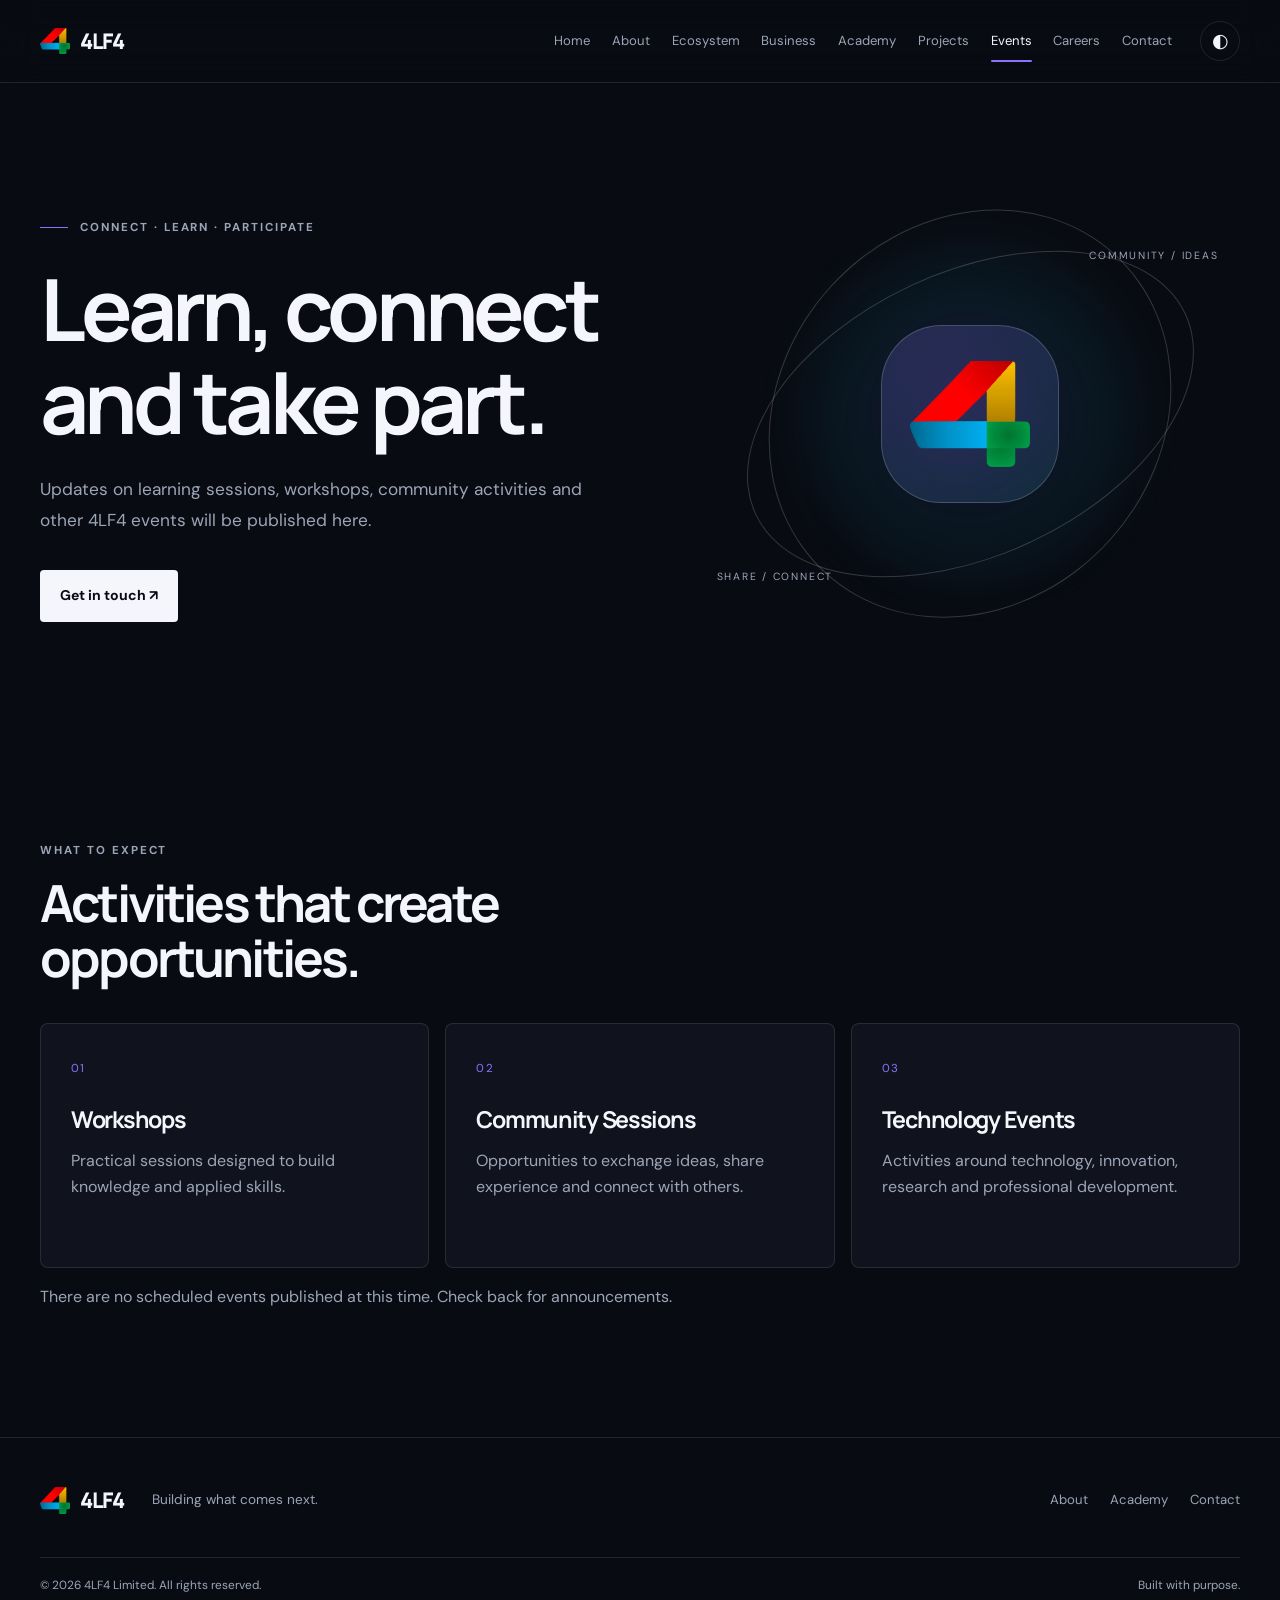
<file: events.html>
<!DOCTYPE html>
<html lang="en" data-theme="dark">
<head>
    <meta charset="UTF-8">
    <meta name="viewport" content="width=device-width, initial-scale=1.0">
    <meta name="description" content="4LF4 events, workshops, learning sessions and community activities.">
    <title>Events | 4LF4</title>
    <link rel="icon" href="assets/logos/4lf4-icon.svg" type="image/svg+xml">
    <link rel="stylesheet" href="styles.css">
    <script src="script.js" defer></script>
</head>
<body>
<a class="skip-link" href="#main">Skip to content</a>
<header class="site-header"><div class="nav-shell">
    <a class="brand" href="index.html"><img src="assets/logos/4lf4-icon.svg" alt="" class="brand-symbol"><span>4LF4</span></a>
    <button type="button" class="menu-toggle" aria-label="Open navigation" aria-expanded="false" aria-controls="primary-nav"><span></span><span></span></button>
    <nav class="primary-nav" id="primary-nav" aria-label="Main navigation">
        <a href="index.html">Home</a><a href="about.html">About</a><a href="ecosystem.html">Ecosystem</a><a href="business.html">Business</a><a href="academy.html">Academy</a><a href="projects.html">Projects</a><a href="events.html" aria-current="page">Events</a><a href="careers.html">Careers</a><a href="contact.html">Contact</a>
    </nav>
    <button type="button" class="theme-toggle" aria-label="Switch colour theme">◐</button>
</div></header>

<main id="main">
    <section class="hero page-hero">
        <div class="hero-copy">
            <p class="eyebrow"><span class="eyebrow-line"></span> CONNECT · LEARN · PARTICIPATE</p>
            <h1>Learn, connect and take part.</h1>
            <p class="hero-intro">Updates on learning sessions, workshops, community activities and other 4LF4 events will be published here.</p>
            <div class="hero-actions"><a class="button button-primary" href="contact.html">Get in touch ↗</a></div>
        </div>
        <div class="hero-visual" aria-hidden="true"><div class="visual-orbit orbit-one"></div><div class="visual-orbit orbit-two"></div><div class="visual-core"><img src="assets/logos/4lf4-icon.svg" alt=""></div><span class="visual-label label-top">COMMUNITY / IDEAS</span><span class="visual-label label-bottom">SHARE / CONNECT</span></div>
    </section>

    <section class="section">
        <div class="section-heading"><p class="eyebrow">WHAT TO EXPECT</p><h2>Activities that create opportunities.</h2></div>
        <div class="card-grid">
            <article class="feature-card"><span class="card-index">01</span><h3>Workshops</h3><p>Practical sessions designed to build knowledge and applied skills.</p></article>
            <article class="feature-card"><span class="card-index">02</span><h3>Community Sessions</h3><p>Opportunities to exchange ideas, share experience and connect with others.</p></article>
            <article class="feature-card"><span class="card-index">03</span><h3>Technology Events</h3><p>Activities around technology, innovation, research and professional development.</p></article>
        </div>
        <p class="muted">There are no scheduled events published at this time. Check back for announcements.</p>
    </section>
</main>
<footer class="site-footer"><div class="footer-main"><a class="brand" href="index.html"><img src="assets/logos/4lf4-icon.svg" alt="" class="brand-symbol"><span>4LF4</span></a><p>Building what comes next.</p><div class="footer-links"><a href="about.html">About</a><a href="academy.html">Academy</a><a href="contact.html">Contact</a></div></div><div class="footer-bottom"><span>© <span data-year></span> 4LF4 Limited. All rights reserved.</span><span>Built with purpose.</span></div></footer>
</body>
</html>
</file>
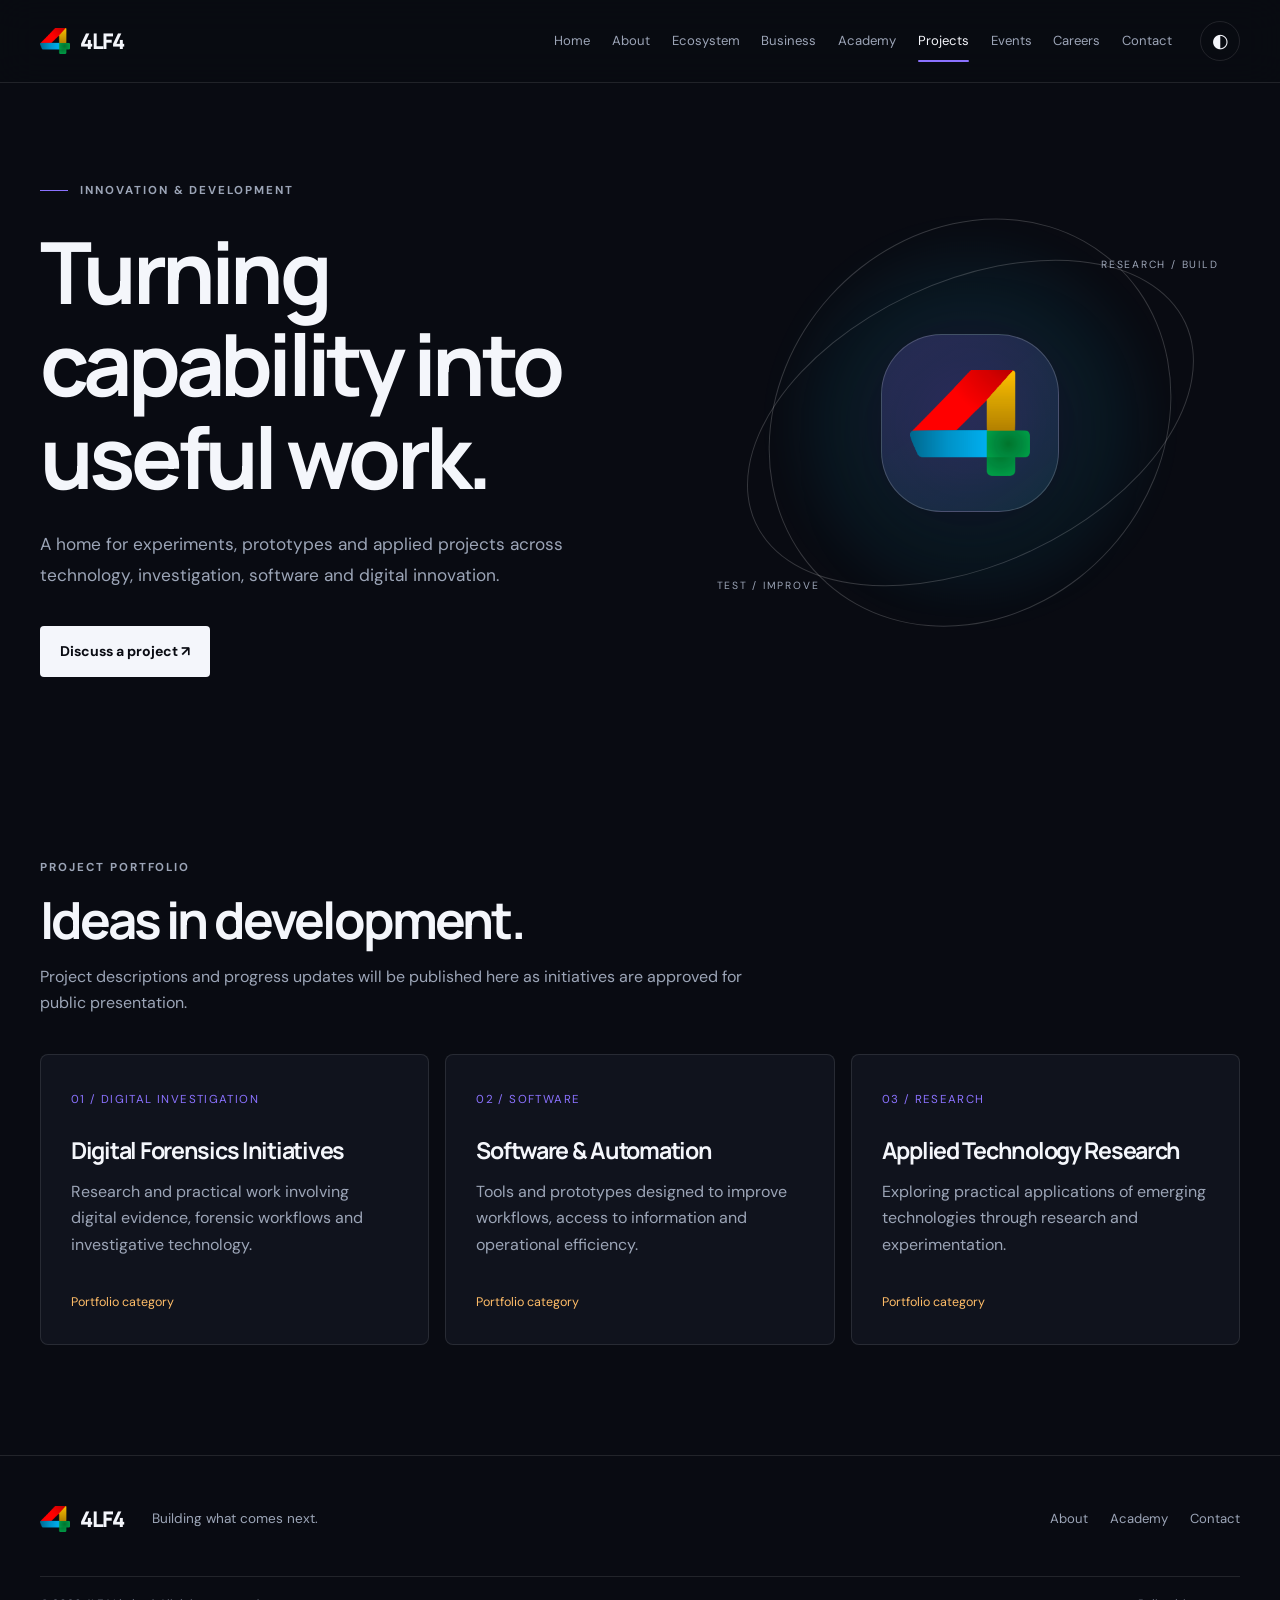
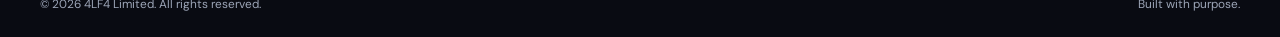
<file: projects.html>
<!DOCTYPE html>
<html lang="en" data-theme="dark">
<head>
    <meta charset="UTF-8">
    <meta name="viewport" content="width=device-width, initial-scale=1.0">
    <meta name="description" content="Explore 4LF4 projects, prototypes and technology initiatives.">
    <title>Projects | 4LF4</title>
    <link rel="icon" href="assets/logos/4lf4-icon.svg" type="image/svg+xml">
    <link rel="stylesheet" href="styles.css">
    <script src="script.js" defer></script>
</head>
<body>
<a class="skip-link" href="#main">Skip to content</a>
<header class="site-header"><div class="nav-shell">
    <a class="brand" href="index.html"><img src="assets/logos/4lf4-icon.svg" alt="" class="brand-symbol"><span>4LF4</span></a>
    <button type="button" class="menu-toggle" aria-label="Open navigation" aria-expanded="false" aria-controls="primary-nav"><span></span><span></span></button>
    <nav class="primary-nav" id="primary-nav" aria-label="Main navigation">
        <a href="index.html">Home</a><a href="about.html">About</a><a href="ecosystem.html">Ecosystem</a><a href="business.html">Business</a><a href="academy.html">Academy</a><a href="projects.html" aria-current="page">Projects</a><a href="events.html">Events</a><a href="careers.html">Careers</a><a href="contact.html">Contact</a>
    </nav>
    <button type="button" class="theme-toggle" aria-label="Switch colour theme">◐</button>
</div></header>

<main id="main">
    <section class="hero page-hero">
        <div class="hero-copy">
            <p class="eyebrow"><span class="eyebrow-line"></span> INNOVATION &amp; DEVELOPMENT</p>
            <h1>Turning capability into useful work.</h1>
            <p class="hero-intro">A home for experiments, prototypes and applied projects across technology, investigation, software and digital innovation.</p>
            <div class="hero-actions"><a class="button button-primary" href="contact.html">Discuss a project ↗</a></div>
        </div>
        <div class="hero-visual" aria-hidden="true"><div class="visual-orbit orbit-one"></div><div class="visual-orbit orbit-two"></div><div class="visual-core"><img src="assets/logos/4lf4-icon.svg" alt=""></div><span class="visual-label label-top">RESEARCH / BUILD</span><span class="visual-label label-bottom">TEST / IMPROVE</span></div>
    </section>

    <section class="section">
        <div class="section-heading"><p class="eyebrow">PROJECT PORTFOLIO</p><h2>Ideas in development.</h2><p class="muted">Project descriptions and progress updates will be published here as initiatives are approved for public presentation.</p></div>
        <div class="card-grid">
            <article class="feature-card"><span class="card-index">01 / DIGITAL INVESTIGATION</span><h3>Digital Forensics Initiatives</h3><p>Research and practical work involving digital evidence, forensic workflows and investigative technology.</p><span class="status-note">Portfolio category</span></article>
            <article class="feature-card"><span class="card-index">02 / SOFTWARE</span><h3>Software &amp; Automation</h3><p>Tools and prototypes designed to improve workflows, access to information and operational efficiency.</p><span class="status-note">Portfolio category</span></article>
            <article class="feature-card"><span class="card-index">03 / RESEARCH</span><h3>Applied Technology Research</h3><p>Exploring practical applications of emerging technologies through research and experimentation.</p><span class="status-note">Portfolio category</span></article>
        </div>
    </section>
</main>
<footer class="site-footer"><div class="footer-main"><a class="brand" href="index.html"><img src="assets/logos/4lf4-icon.svg" alt="" class="brand-symbol"><span>4LF4</span></a><p>Building what comes next.</p><div class="footer-links"><a href="about.html">About</a><a href="academy.html">Academy</a><a href="contact.html">Contact</a></div></div><div class="footer-bottom"><span>© <span data-year></span> 4LF4 Limited. All rights reserved.</span><span>Built with purpose.</span></div></footer>
</body>
</html>
</file>
<file: styles.css>
@import url('https://fonts.googleapis.com/css2?family=DM+Sans:wght@400;500;600;700&family=Manrope:wght@400;500;600;700;800&display=swap');

:root {
    color-scheme: dark;
    --bg: #090b12;
    --surface: #10131d;
    --surface-2: #151a27;
    --text: #f4f6fb;
    --muted: #9ca5b7;
    --line: rgba(255,255,255,.10);
    --line-strong: rgba(255,255,255,.18);
    --purple: #8b72ff;
    --cyan: #42d6f5;
    --green: #5be0ad;
    --orange: #ffbd68;
    --header: rgba(9,11,18,.82);
    --shadow: 0 24px 80px rgba(0,0,0,.28);
}

html[data-theme="light"] {
    color-scheme: light;
    --bg: #f5f6fa;
    --surface: #ffffff;
    --surface-2: #edf0f7;
    --text: #101421;
    --muted: #5d6678;
    --line: rgba(16,20,33,.10);
    --line-strong: rgba(16,20,33,.18);
    --header: rgba(245,246,250,.86);
    --shadow: 0 24px 80px rgba(20,30,60,.10);
}

* {
    box-sizing: border-box;
}

html {
    scroll-behavior: smooth;
}

body {
    margin: 0;
    background: var(--bg);
    color: var(--text);
    font-family: "DM Sans", sans-serif;
    line-height: 1.65;
    transition: background .25s, color .25s;
}

a {
    color: inherit;
    text-decoration: none;
}

button {
    font: inherit;
}

a:focus-visible,
button:focus-visible {
    outline: 2px solid var(--cyan);
    outline-offset: 4px;
}


.skip-link {
    position: absolute;
    left: -999px;
    top: 1rem;
    z-index: 99;
    background: var(--text);
    color: var(--bg);
    padding: .7rem 1rem;
}

.skip-link:focus {
    left: 1rem;
}

/* NAVIGATION */

.site-header {
    position: sticky;
    top: 0;
    z-index: 50;
    background: var(--header);
    backdrop-filter: blur(18px);
    border-bottom: 1px solid var(--line);
}

.nav-shell {
    width: min(1200px, calc(100% - 48px));
    height: 82px;
    margin: auto;
    display: flex;
    align-items: center;
    gap: 28px;
}

.brand {
    display: inline-flex;
    align-items: center;
    gap: 10px;
    flex: 0 0 auto;
    font-family: Manrope, sans-serif;
    font-weight: 800;
    letter-spacing: -.06em;
    font-size: 1.35rem;
}

.brand-symbol {
    width: 30px;
    height: 30px;
    object-fit: contain;
}

.primary-nav {
    display: flex;
    align-items: center;
    justify-content: center;
    gap: clamp(12px, 1.7vw, 24px);
    margin-left: auto;
}

.primary-nav a {
    font-size: .82rem;
    color: var(--muted);
    transition: color .2s;
}

.primary-nav a:hover,
.primary-nav a[aria-current="page"] {
    color: var(--text);
}

.primary-nav a[aria-current="page"] {
    position: relative;
}

.primary-nav a[aria-current="page"]::after {
    content: "";
    position: absolute;
    left: 0;
    right: 0;
    bottom: -10px;
    height: 2px;
    background: var(--purple);
    border-radius: 4px;
}

.theme-toggle,
.menu-toggle {
    width: 40px;
    height: 40px;
    border: 1px solid var(--line);
    border-radius: 50%;
    background: transparent;
    color: var(--text);
    cursor: pointer;
}

.theme-toggle {
    font-size: 1.2rem;
}

.menu-toggle {
    display: none;
    padding: 10px;
}

.menu-toggle span {
    display: block;
    height: 1px;
    background: var(--text);
    margin: 5px 0;
}

/* HERO */

.hero {
    width: min(1200px, calc(100% - 48px));
    margin: auto;
    min-height: 650px;
    display: grid;
    grid-template-columns: 1.05fr .95fr;
    align-items: center;
    gap: 5vw;
    padding: 86px 0 100px;
}

.eyebrow {
    display: flex;
    align-items: center;
    gap: 12px;
    color: var(--muted);
    font-size: .72rem;
    font-weight: 700;
    letter-spacing: .17em;
    text-transform: uppercase;
}

.eyebrow-line {
    display: inline-block;
    width: 28px;
    height: 1px;
    background: var(--purple);
}

h1,
h2,
h3 {
    font-family: Manrope, sans-serif;
    letter-spacing: -.055em;
    line-height: 1.08;
}

h1 {
    max-width: 720px;
    font-size: clamp(3.4rem, 6.7vw, 6.5rem);
    font-weight: 700;
    margin: 26px 0;
}

.hero-intro {
    max-width: 570px;
    color: var(--muted);
    font-size: 1.08rem;
    line-height: 1.8;
}

.hero-actions {
    display: flex;
    align-items: center;
    gap: 26px;
    margin-top: 34px;
}

.button {
    display: inline-flex;
    align-items: center;
    gap: 18px;
    padding: 14px 20px;
    border-radius: 4px;
    font-weight: 700;
    font-size: .88rem;
    transition: transform .2s, background .2s;
}

.button:hover {
    transform: translateY(-2px);
}

.button-primary {
    background: var(--text);
    color: var(--bg);
}

.button-secondary {
    border: 1px solid var(--line-strong);
}

.quiet-link,
.text-link {
    font-size: .88rem;
    font-weight: 600;
}

.quiet-link {
    color: var(--muted);
}

/* HERO GRAPHIC */

.hero-visual {
    position: relative;
    min-height: 490px;
    display: grid;
    place-items: center;
    isolation: isolate;
}

.hero-visual::before {
    content: "";
    position: absolute;
    width: 75%;
    aspect-ratio: 1;
    border-radius: 50%;
    background: radial-gradient(
        circle,
        rgba(124,92,255,.18),
        rgba(24,200,255,.08) 42%,
        transparent 70%
    );
    filter: blur(12px);
    z-index: -1;
}

.visual-orbit {
    position: absolute;
    border: 1px solid var(--line-strong);
    border-radius: 50%;
    transform: rotate(-25deg);
}

.orbit-one {
    width: 88%;
    height: 58%;
}

.orbit-two {
    width: 70%;
    height: 88%;
    transform: rotate(42deg);
}

.visual-core {
    width: 178px;
    height: 178px;
    border-radius: 34%;
    display: grid;
    place-items: center;
    border: 1px solid var(--line-strong);
    background: linear-gradient(
        145deg,
        rgba(139,114,255,.20),
        rgba(66,214,245,.10)
    );
    box-shadow: var(--shadow);
}

.visual-core img {
    width: 68%;
    height: 68%;
    object-fit: contain;
}

.visual-label {
    position: absolute;
    font-size: .65rem;
    letter-spacing: .17em;
    color: var(--muted);
}

.label-top {
    top: 16%;
    right: 4%;
}

.label-bottom {
    bottom: 15%;
    left: 3%;
}

/* CONTENT SECTIONS */

.section {
    width: min(1200px, calc(100% - 48px));
    margin: 0 auto;
    padding: 70px 0 110px;
}

.section-heading {
    max-width: 720px;
    margin-bottom: 38px;
}

.section-heading h2,
.statement-band h2 {
    font-size: clamp(2.4rem, 4vw, 4.2rem);
    margin: 15px 0;
}

.muted {
    color: var(--muted);
}

.card-grid {
    display: grid;
    grid-template-columns: repeat(3, 1fr);
    gap: 16px;
}

.feature-card {
    min-height: 245px;
    padding: 30px;
    background: var(--surface);
    border: 1px solid var(--line);
    border-radius: 8px;
    transition: transform .25s, border-color .25s;
}

.feature-card:hover {
    transform: translateY(-5px);
    border-color: var(--line-strong);
}

.feature-card h3 {
    font-size: 1.45rem;
    margin: 26px 0 12px;
}

.feature-card p,
.statement-band p,
.contact-panel p {
    color: var(--muted);
}

.card-index {
    font-size: .72rem;
    color: var(--purple);
    letter-spacing: .12em;
}

.text-link {
    display: inline-flex;
    gap: 12px;
    margin-top: 18px;
}

.text-link:hover {
    color: var(--cyan);
}

.statement-band {
    padding: 90px max(24px, calc((100% - 1200px) / 2));
    background: linear-gradient(
        110deg,
        rgba(139,114,255,.12),
        rgba(66,214,245,.06) 55%,
        transparent
    );
    border-top: 1px solid var(--line);
    border-bottom: 1px solid var(--line);
}

.statement-band h2 span {
    color: var(--muted);
}

.statement-band p {
    max-width: 560px;
}

.contact-panel {
    display: flex;
    align-items: center;
    justify-content: space-between;
    gap: 30px;
    padding: 32px;
    background: var(--surface);
    border: 1px solid var(--line);
    border-radius: 8px;
}

.status-note {
    display: inline-block;
    margin-top: 18px;
    color: var(--orange);
    font-size: .78rem;
}

/* FOOTER */

.site-footer {
    border-top: 1px solid var(--line);
    padding: 38px max(24px, calc((100% - 1200px) / 2)) 22px;
}

.footer-main {
    display: flex;
    align-items: center;
    gap: 28px;
    padding-bottom: 32px;
}

.footer-main > p {
    color: var(--muted);
    font-size: .85rem;
}

.footer-links {
    display: flex;
    gap: 22px;
    margin-left: auto;
}

.footer-links a {
    font-size: .82rem;
    color: var(--muted);
}

.footer-links a:hover {
    color: var(--text);
}

.footer-bottom {
    border-top: 1px solid var(--line);
    padding-top: 18px;
    display: flex;
    justify-content: space-between;
    color: var(--muted);
    font-size: .74rem;
}

/* TABLET */

@media (max-width: 1050px) {
    .nav-shell {
        gap: 16px;
    }

    .primary-nav {
        gap: 12px;
    }

    .primary-nav a {
        font-size: .75rem;
    }

    .brand {
        font-size: 1.2rem;
    }

    .brand-symbol {
        width: 27px;
        height: 27px;
    }
}

/* MOBILE */

@media (max-width: 820px) {
    .nav-shell {
        height: 72px;
    }

    .menu-toggle {
        display: block;
        margin-left: auto;
    }

    .theme-toggle {
        flex: 0 0 auto;
    }

    .primary-nav {
        display: none;
        position: absolute;
        top: 72px;
        left: 0;
        right: 0;
        z-index: 60;
        padding: 18px 24px 24px;
        background: var(--bg);
        border-bottom: 1px solid var(--line);
        align-items: stretch;
        flex-direction: column;
        gap: 0;
    }

    .primary-nav.is-open {
        display: flex;
    }

    .primary-nav a {
        padding: 12px 0;
        font-size: .92rem;
    }

    .primary-nav a[aria-current="page"]::after {
        display: none;
    }

    .hero {
        grid-template-columns: 1fr;
        padding: 70px 0 65px;
        gap: 25px;
    }

    .hero-visual {
        min-height: 360px;
    }

    .hero h1 {
        font-size: clamp(3.2rem, 11vw, 5.2rem);
    }

    .card-grid {
        grid-template-columns: repeat(2, 1fr);
    }
}

/* SMALL MOBILE */

@media (max-width: 560px) {
    .nav-shell,
    .hero,
    .section {
        width: calc(100% - 36px);
    }

    .brand {
        font-size: 1.15rem;
    }

    .hero {
        padding-top: 55px;
    }

    .hero-visual {
        min-height: 300px;
    }

    .visual-core {
        width: 135px;
        height: 135px;
    }

    .hero-actions {
        align-items: flex-start;
        flex-direction: column;
        gap: 18px;
    }

    .card-grid {
        grid-template-columns: 1fr;
    }

    .feature-card {
        min-height: unset;
    }

    .section {
        padding: 55px 0 75px;
    }

    .statement-band {
        padding: 65px 18px;
    }

    .contact-panel {
        align-items: flex-start;
        flex-direction: column;
    }

    .footer-main {
        align-items: flex-start;
        flex-wrap: wrap;
    }

    .footer-links {
        width: 100%;
        margin: 8px 0 0;
        flex-wrap: wrap;
    }

    .footer-bottom {
        gap: 10px;
        flex-direction: column;
    }
}

/* ACCESSIBILITY */

@media (prefers-reduced-motion: reduce) {
    *,
    *::before,
    *::after {
        scroll-behavior: auto !important;
        transition: none !important;
        animation: none !important;
    }
}

.brand {
    display: inline-flex;
    align-items: center;
    flex: 0 0 auto;
    max-width: 190px;
}

.brand-logo {
    display: block;
    width: auto;
    height: auto;
    max-width: 170px;
    max-height: 42px;
    object-fit: contain;
    object-position: left center;
}

@media (max-width: 760px) {
    .brand {
        max-width: 150px;
    }

    .brand-logo {
        max-width: 140px;
        max-height: 34px;
    }
}
</file>
